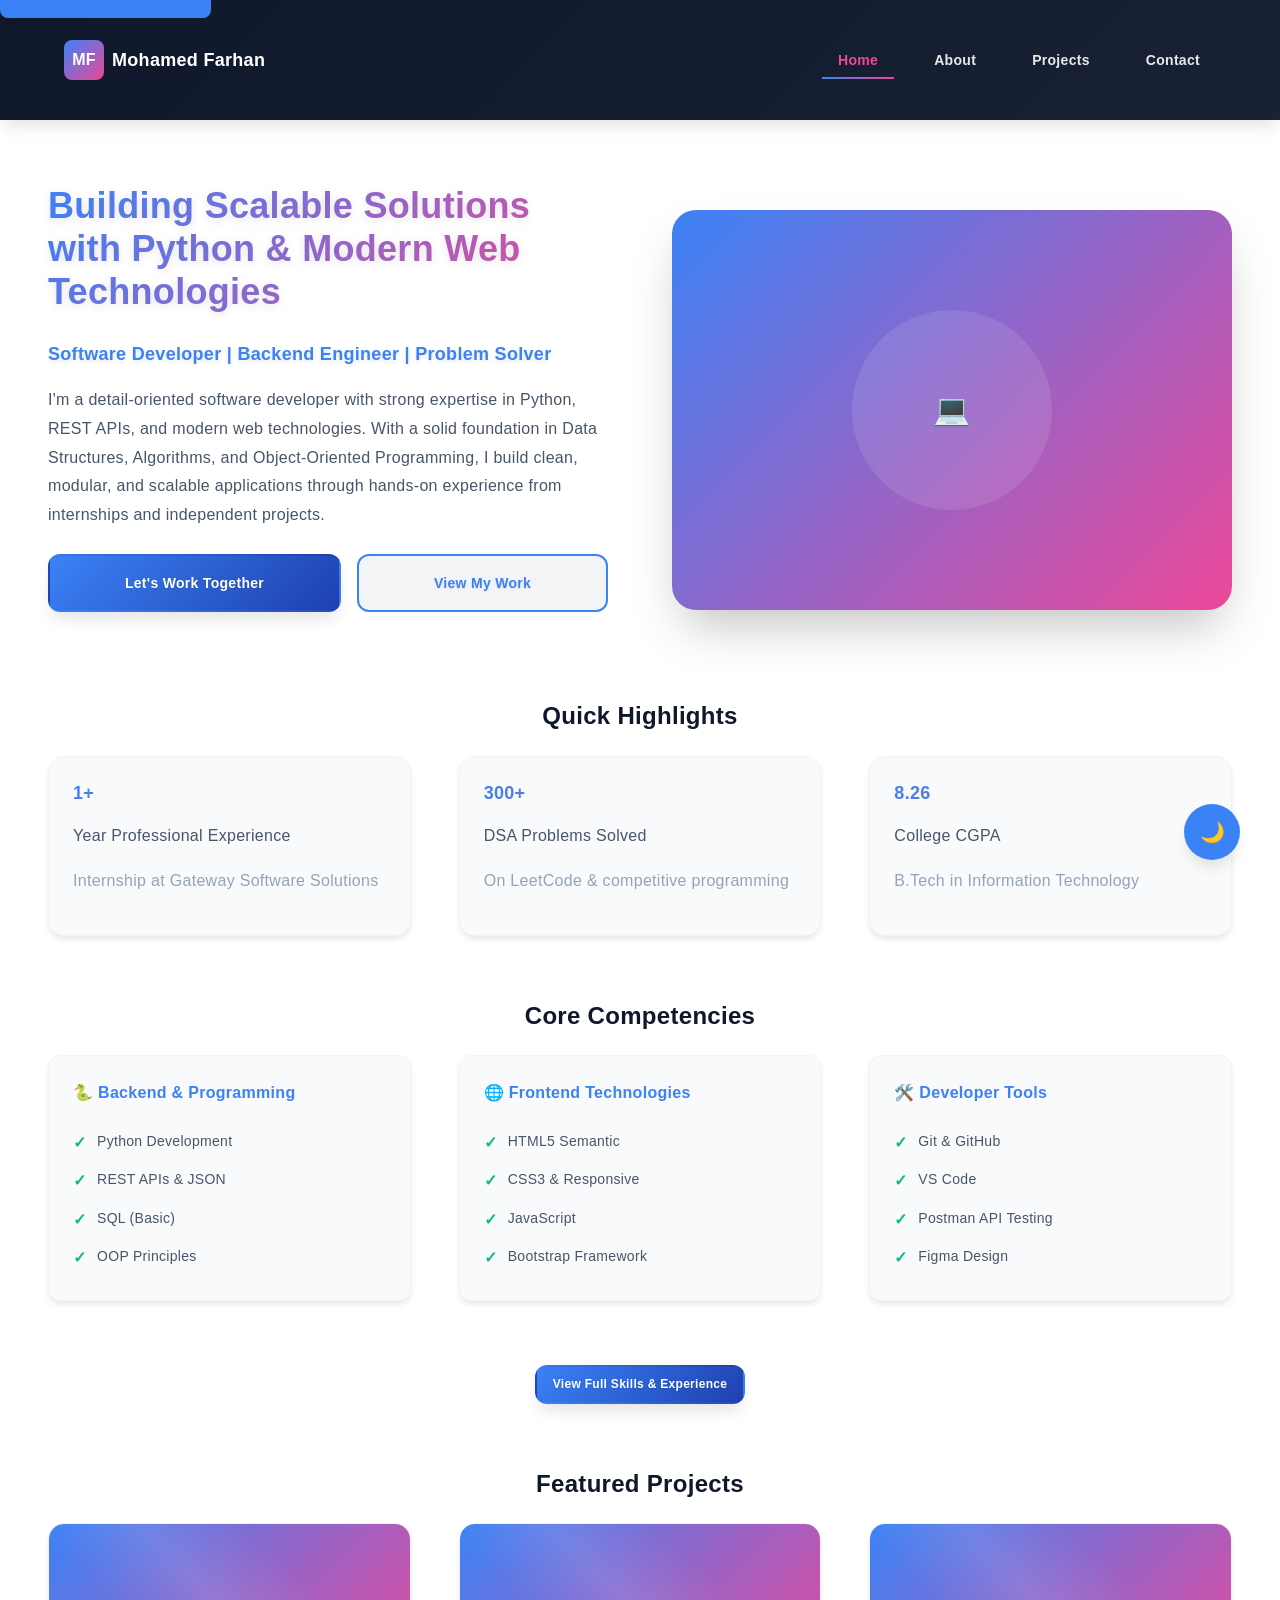
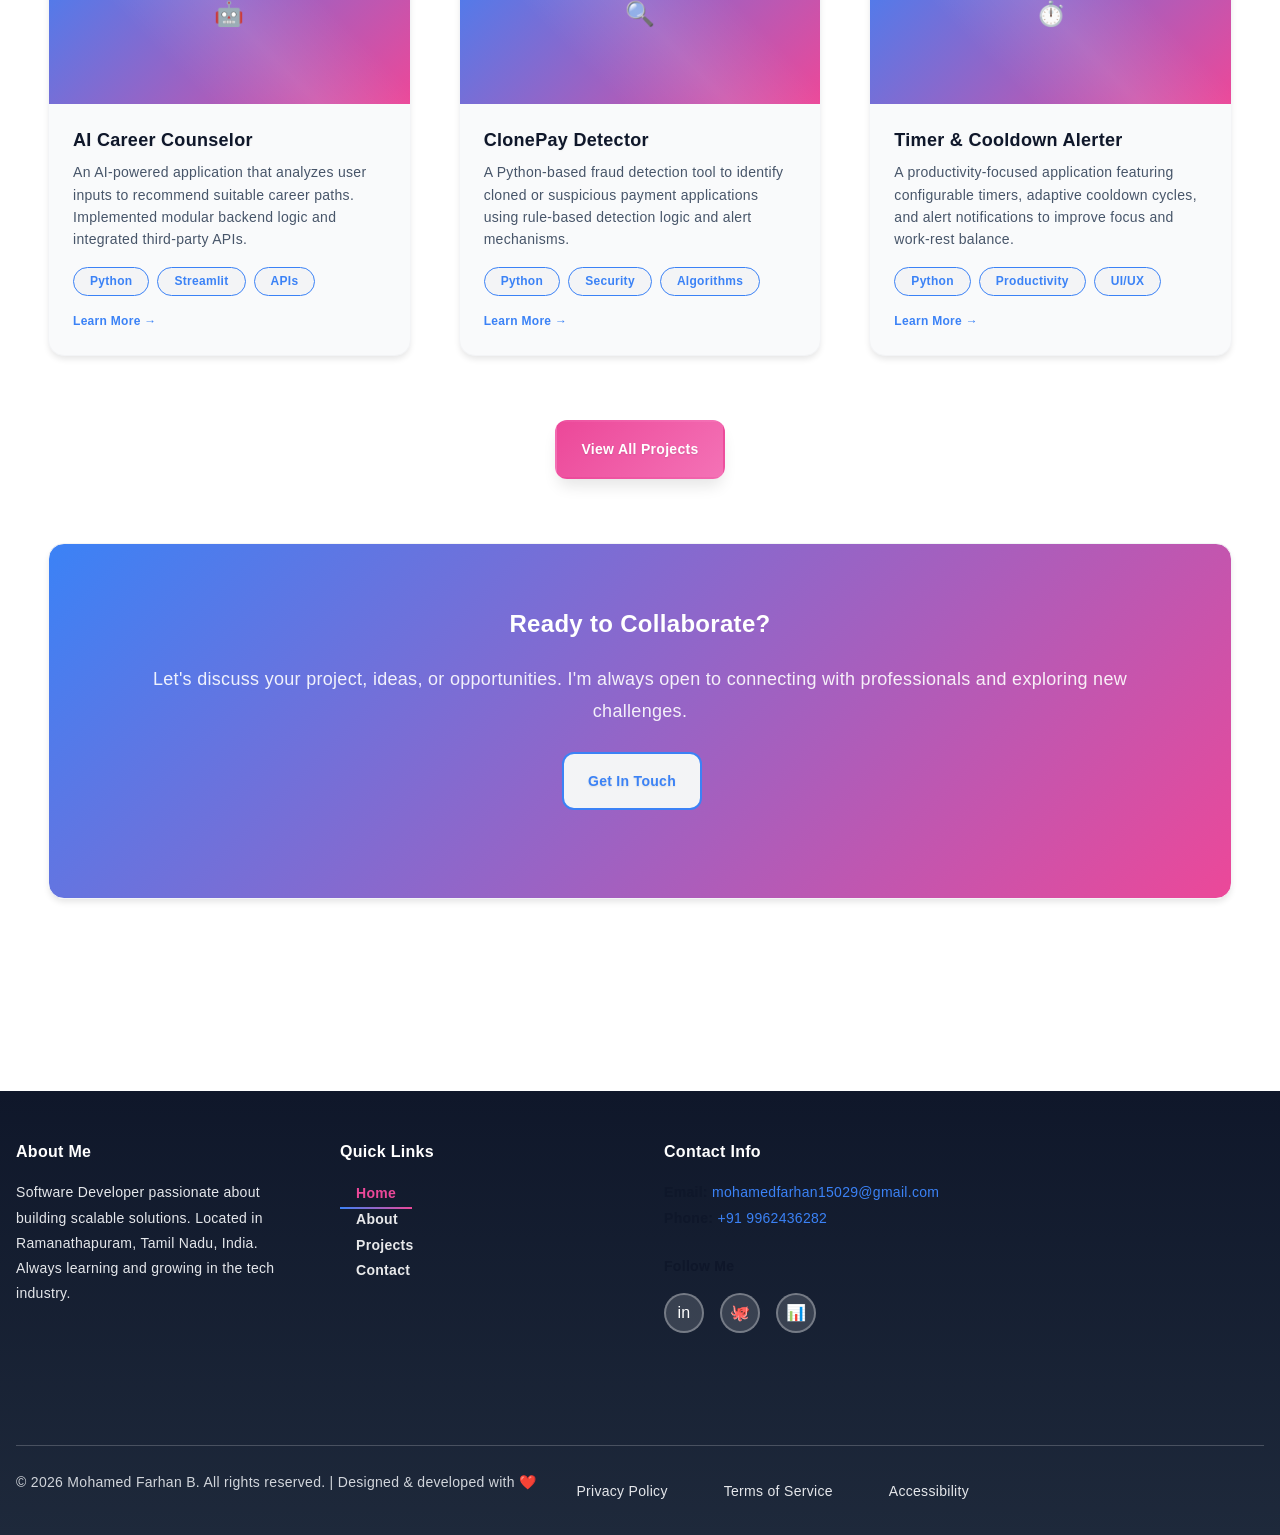
<file: index.html>
<!DOCTYPE html>
<html lang="en">
<head>
  <!-- Charset and Viewport -->
  <meta charset="UTF-8">
  <meta name="viewport" content="width=device-width, initial-scale=1.0">
  
  <!-- SEO Meta Tags -->
  <title>Mohamed Farhan B | Software Developer - Python Backend & Web Development</title>
  <meta name="description" content="Experienced Software Developer specializing in Python backend development, REST APIs, and web technologies. Explore my portfolio, projects, and professional experience.">
  <meta name="keywords" content="Software Developer, Python, Backend Development, REST APIs, Web Development, Java, JavaScript, Full Stack">
  <meta name="author" content="Mohamed Farhan B">
  <meta name="robots" content="index, follow">
  <meta name="language" content="English">
  
  <!-- Open Graph Tags (Social Media) -->
  <meta property="og:title" content="Mohamed Farhan B | Software Developer">
  <meta property="og:description" content="Experienced Software Developer specializing in Python backend, APIs, and web technologies. Explore my portfolio and projects.">
  <meta property="og:type" content="website">
  <meta property="og:url" content="https://mohamedfarhanb.com">
  <meta property="og:image" content="https://mohamedfarhanb.com/og-image.png">
  
  <!-- Twitter Card Tags -->
  <meta name="twitter:card" content="summary_large_image">
  <meta name="twitter:title" content="Mohamed Farhan B | Software Developer">
  <meta name="twitter:description" content="Experienced Software Developer - Python, Backend, Web Development">
  
  <!-- Canonical URL -->
  <link rel="canonical" href="https://mohamedfarhanb.com">
  
  <!-- Favicon -->
  <link rel="icon" type="image/x-icon" href="data:image/svg+xml,<svg xmlns='http://www.w3.org/2000/svg' viewBox='0 0 32 32'><rect fill='%233b82f6' width='32' height='32'/><text x='50%' y='50%' dominant-baseline='middle' text-anchor='middle' font-size='20' font-weight='bold' fill='white' font-family='Arial'>MF</text></svg>">
  
  <!-- Stylesheets -->
  <link rel="stylesheet" href="css/styles.css">
  
  <!-- Schema.org Structured Data -->
  <script type="application/ld+json">
  {
    "@context": "https://schema.org",
    "@type": "Person",
    "name": "Mohamed Farhan B",
    "jobTitle": "Software Developer",
    "url": "https://mohamedfarhanb.com",
    "image": "https://mohamedfarhanb.com/profile.jpg",
    "sameAs": [
      "https://linkedin.com/in/mohamed-farhanb",
      "https://github.com/FarhanMohamed2005",
      "https://leetcode.com/u/Farhan12121"
    ],
    "contact": {
      "@type": "ContactPoint",
      "contactType": "Customer Service",
      "email": "mohamedfarhan15029@gmail.com",
      "telephone": "+91 9962436282"
    }
  }
  </script>
</head>
<body>
  <!-- Skip to Main Content Link (Accessibility) -->
  <a href="#main-content" class="skip-link">Skip to main content</a>

  <!-- Header & Navigation -->
  <header role="banner">
    <div class="header-container">
      <!-- Logo -->
      <a href="index.html" class="logo" aria-label="Mohamed Farhan portfolio home">
        <div class="logo-icon">MF</div>
        <span>Mohamed Farhan</span>
      </a>

      <!-- Mobile Menu Button -->
      <button class="mobile-menu-btn" aria-label="Toggle navigation menu" aria-expanded="false">
        ☰
      </button>

      <!-- Navigation -->
      <nav role="navigation" aria-label="Main navigation">
        <a href="index.html" aria-current="page">Home</a>
        <a href="about.html">About</a>
        <a href="projects.html">Projects</a>
        <a href="contact.html">Contact</a>
      </nav>
    </div>
  </header>

  <!-- Main Content -->
  <main id="main-content" role="main">
    <!-- Hero Section -->
    <section class="hero" aria-labelledby="hero-title">
      <article class="hero-content">
        <h1 id="hero-title">Building Scalable Solutions with Python & Modern Web Technologies</h1>
        <p class="hero-subtitle">Software Developer | Backend Engineer | Problem Solver</p>
        <p class="hero-description">
          I'm a detail-oriented software developer with strong expertise in Python, REST APIs, and modern web technologies. 
          With a solid foundation in Data Structures, Algorithms, and Object-Oriented Programming, I build clean, modular, 
          and scalable applications through hands-on experience from internships and independent projects.
        </p>
        <div class="hero-cta">
          <a href="contact.html" class="btn btn-primary" aria-label="Get in touch with me">Let's Work Together</a>
          <a href="projects.html" class="btn btn-secondary" aria-label="View my portfolio projects">View My Work</a>
        </div>
      </article>

      <div class="hero-visual" aria-hidden="true">
        <div class="hero-visual-text">💻</div>
      </div>
    </section>

    <!-- Quick Stats Section -->
    <section class="quick-stats" aria-labelledby="stats-title">
      <h2 id="stats-title" class="text-center">Quick Highlights</h2>
      <div class="skills-grid">
        <div class="stat-card card">
          <h3 class="stat-number gradient-text">1+</h3>
          <p class="stat-label">Year Professional Experience</p>
          <p class="text-muted">Internship at Gateway Software Solutions</p>
        </div>
        <div class="stat-card card">
          <h3 class="stat-number gradient-text">300+</h3>
          <p class="stat-label">DSA Problems Solved</p>
          <p class="text-muted">On LeetCode & competitive programming</p>
        </div>
        <div class="stat-card card">
          <h3 class="stat-number gradient-text">8.26</h3>
          <p class="stat-label">College CGPA</p>
          <p class="text-muted">B.Tech in Information Technology</p>
        </div>
      </div>
    </section>

    <!-- Key Skills Preview Section -->
    <section class="skills-preview" aria-labelledby="skills-title">
      <h2 id="skills-title" class="text-center">Core Competencies</h2>
      <div class="skills-grid">
        <div class="skill-category card">
          <h4>🐍 Backend & Programming</h4>
          <ul class="skill-list">
            <li>Python Development</li>
            <li>REST APIs & JSON</li>
            <li>SQL (Basic)</li>
            <li>OOP Principles</li>
          </ul>
        </div>
        <div class="skill-category card">
          <h4>🌐 Frontend Technologies</h4>
          <ul class="skill-list">
            <li>HTML5 Semantic</li>
            <li>CSS3 & Responsive</li>
            <li>JavaScript</li>
            <li>Bootstrap Framework</li>
          </ul>
        </div>
        <div class="skill-category card">
          <h4>🛠️ Developer Tools</h4>
          <ul class="skill-list">
            <li>Git & GitHub</li>
            <li>VS Code</li>
            <li>Postman API Testing</li>
            <li>Figma Design</li>
          </ul>
        </div>
      </div>
      <div class="text-center mt">
        <a href="about.html" class="btn btn-primary btn-small">View Full Skills & Experience</a>
      </div>
    </section>

    <!-- Featured Projects Section -->
    <section class="featured-projects" aria-labelledby="projects-title">
      <h2 id="projects-title" class="text-center">Featured Projects</h2>
      <div class="projects-grid">
        <!-- Project 1 -->
        <article class="project-card">
          <div class="project-image" aria-hidden="true">🤖</div>
          <div class="project-body">
            <h3 class="project-title">AI Career Counselor</h3>
            <p class="project-description">
              An AI-powered application that analyzes user inputs to recommend suitable career paths. 
              Implemented modular backend logic and integrated third-party APIs.
            </p>
            <div class="project-tech">
              <span class="tag">Python</span>
              <span class="tag">Streamlit</span>
              <span class="tag">APIs</span>
            </div>
            <div class="project-footer">
              <a href="projects.html" class="project-link" aria-label="View AI Career Counselor project details">Learn More →</a>
            </div>
          </div>
        </article>

        <!-- Project 2 -->
        <article class="project-card">
          <div class="project-image" aria-hidden="true">🔍</div>
          <div class="project-body">
            <h3 class="project-title">ClonePay Detector</h3>
            <p class="project-description">
              A Python-based fraud detection tool to identify cloned or suspicious payment applications 
              using rule-based detection logic and alert mechanisms.
            </p>
            <div class="project-tech">
              <span class="tag">Python</span>
              <span class="tag">Security</span>
              <span class="tag">Algorithms</span>
            </div>
            <div class="project-footer">
              <a href="projects.html" class="project-link" aria-label="View ClonePay Detector project details">Learn More →</a>
            </div>
          </div>
        </article>

        <!-- Project 3 -->
        <article class="project-card">
          <div class="project-image" aria-hidden="true">⏱️</div>
          <div class="project-body">
            <h3 class="project-title">Timer & Cooldown Alerter</h3>
            <p class="project-description">
              A productivity-focused application featuring configurable timers, adaptive cooldown cycles, 
              and alert notifications to improve focus and work-rest balance.
            </p>
            <div class="project-tech">
              <span class="tag">Python</span>
              <span class="tag">Productivity</span>
              <span class="tag">UI/UX</span>
            </div>
            <div class="project-footer">
              <a href="projects.html" class="project-link" aria-label="View Timer & Cooldown Alerter project details">Learn More →</a>
            </div>
          </div>
        </article>
      </div>
      <div class="text-center mt">
        <a href="projects.html" class="btn btn-accent">View All Projects</a>
      </div>
    </section>

    <!-- Call-to-Action Section -->
    <section class="cta-section" aria-labelledby="cta-title">
      <div class="card" style="background: linear-gradient(135deg, var(--secondary) 0%, var(--accent) 100%); color: white; padding: var(--spacing-3xl); text-align: center;">
        <h2 id="cta-title" style="color: white;">Ready to Collaborate?</h2>
        <p style="color: rgba(255, 255, 255, 0.9); font-size: var(--font-size-lg);">
          Let's discuss your project, ideas, or opportunities. I'm always open to connecting with professionals and exploring new challenges.
        </p>
        <div class="hero-cta" style="justify-content: center; margin-top: var(--spacing-lg);">
          <a href="contact.html" class="btn btn-secondary">Get In Touch</a>
        </div>
      </div>
    </section>
  </main>

  <!-- Footer -->
  <footer role="contentinfo">
    <div class="footer-container">
      <div class="footer-content">
        <!-- About Footer -->
        <section class="footer-section">
          <h4>About Me</h4>
          <p>
            Software Developer passionate about building scalable solutions. Located in Ramanathapuram, Tamil Nadu, India. 
            Always learning and growing in the tech industry.
          </p>
        </section>

        <!-- Quick Links -->
        <section class="footer-section">
          <h4>Quick Links</h4>
          <nav aria-label="Footer navigation">
            <ul style="list-style: none;">
              <li><a href="index.html">Home</a></li>
              <li><a href="about.html">About</a></li>
              <li><a href="projects.html">Projects</a></li>
              <li><a href="contact.html">Contact</a></li>
            </ul>
          </nav>
        </section>

        <!-- Contact Info -->
        <section class="footer-section">
          <h4>Contact Info</h4>
          <p>
            <strong>Email:</strong> <a href="mailto:mohamedfarhan15029@gmail.com">mohamedfarhan15029@gmail.com</a><br>
            <strong>Phone:</strong> <a href="tel:+919962436282">+91 9962436282</a>
          </p>
          <h5 style="margin-top: var(--spacing-lg);">Follow Me</h5>
          <div class="social-links">
            <a href="https://linkedin.com/in/mohamed-farhanb" class="social-link" aria-label="LinkedIn profile" target="_blank" rel="noopener noreferrer">in</a>
            <a href="https://github.com/FarhanMohamed2005" class="social-link" aria-label="GitHub profile" target="_blank" rel="noopener noreferrer">🐙</a>
            <a href="https://leetcode.com/u/Farhan12121" class="social-link" aria-label="LeetCode profile" target="_blank" rel="noopener noreferrer">📊</a>
          </div>
        </section>
      </div>

      <!-- Footer Bottom -->
      <div class="footer-bottom">
        <p class="footer-credit">© 2026 Mohamed Farhan B. All rights reserved. | Designed & developed with ❤️</p>
        <nav class="footer-links" aria-label="Legal">
          <a href="#privacy">Privacy Policy</a>
          <a href="#terms">Terms of Service</a>
          <a href="#accessibility">Accessibility</a>
        </nav>
      </div>
    </div>
  </footer>

  <!-- Theme Toggle Button -->
  <button class="theme-toggle" aria-label="Switch to dark mode" title="Toggle dark/light mode">🌙</button>

  <!-- Scripts -->
  <script src="js/script.js"></script>
</body>
</html>
</file>
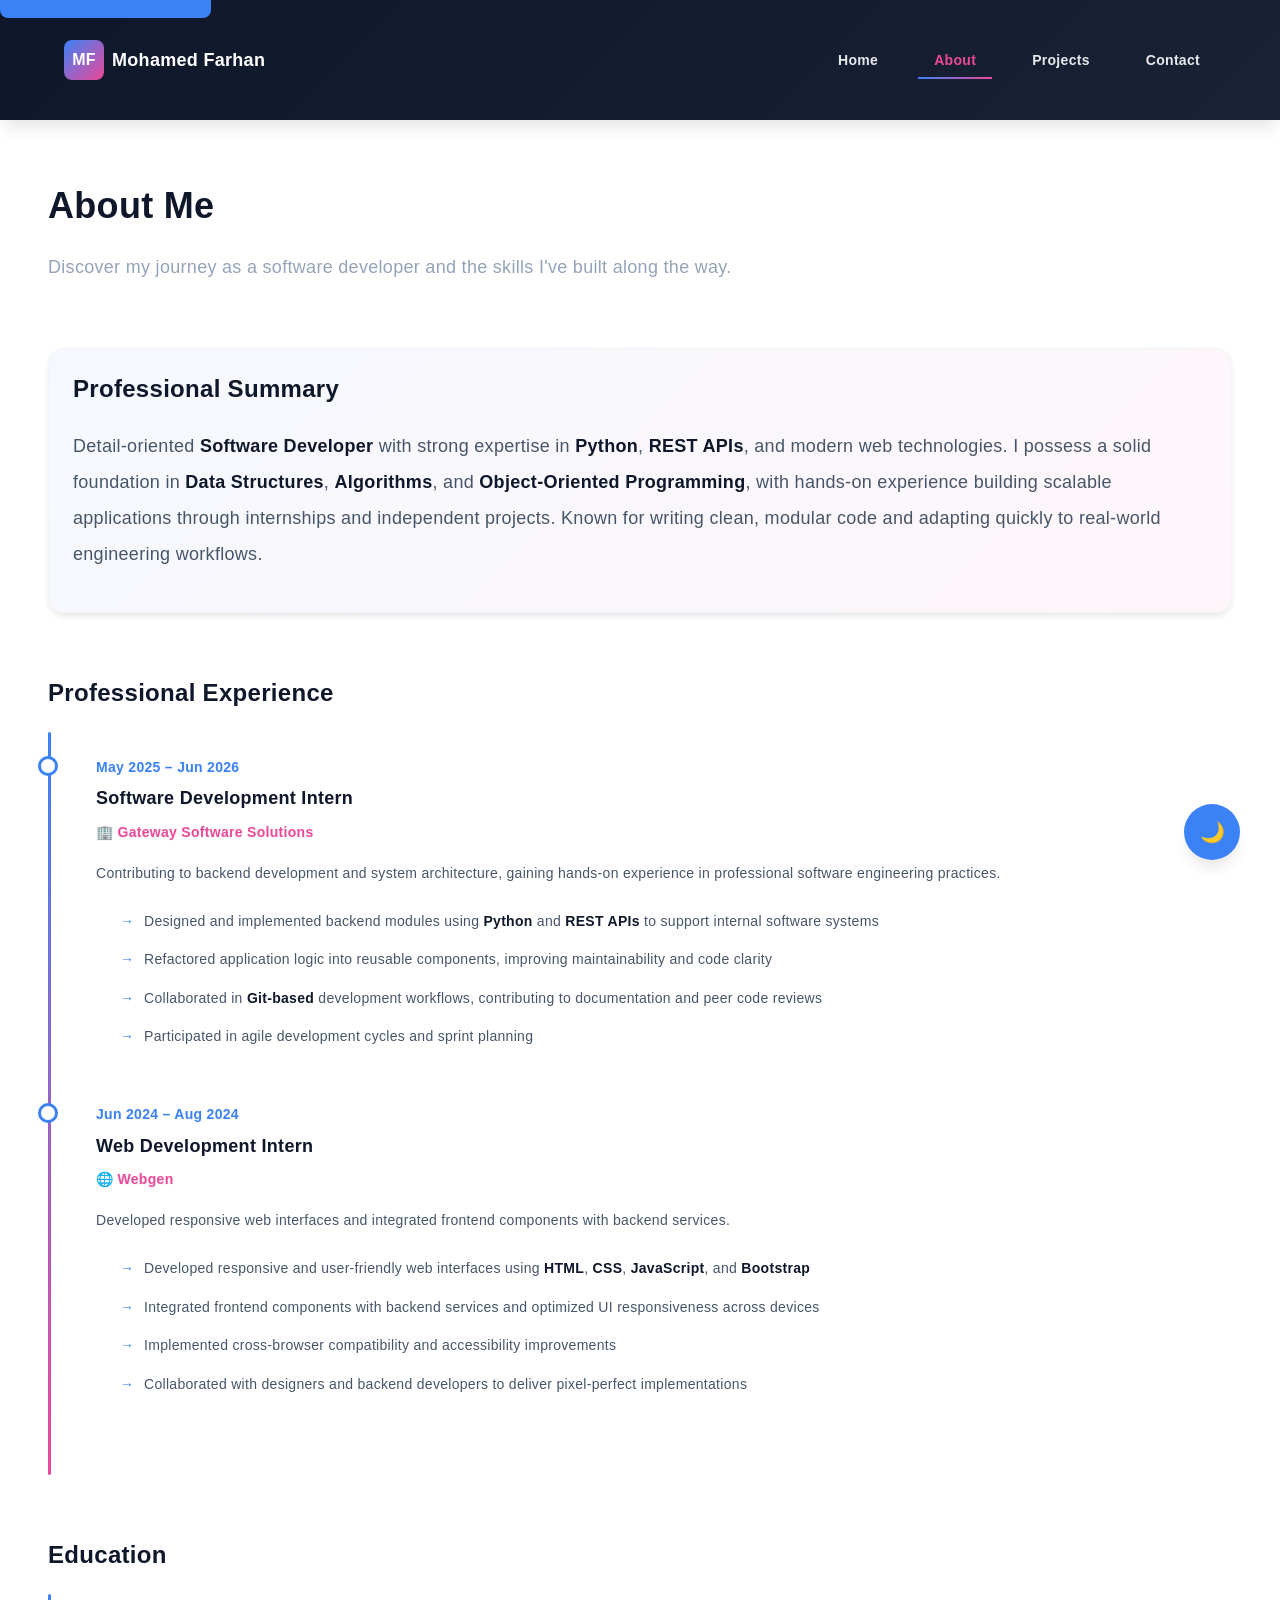
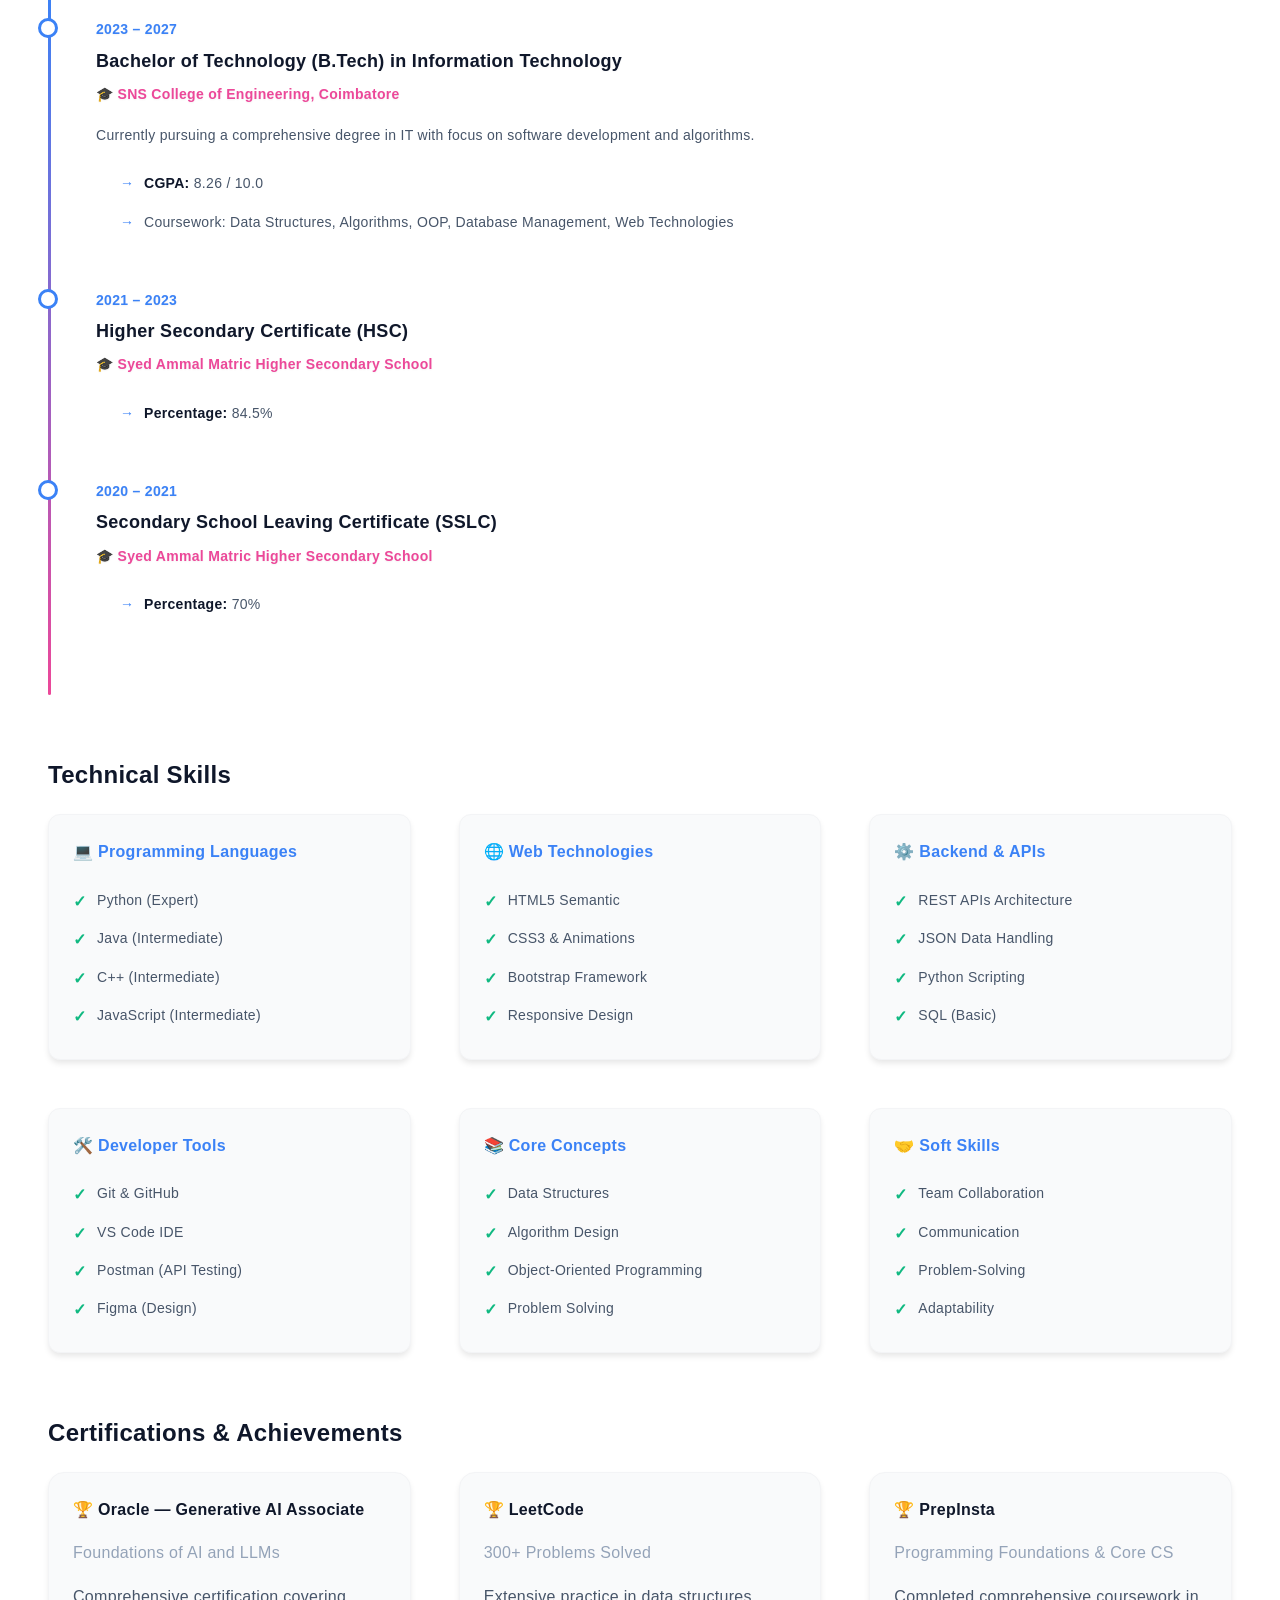
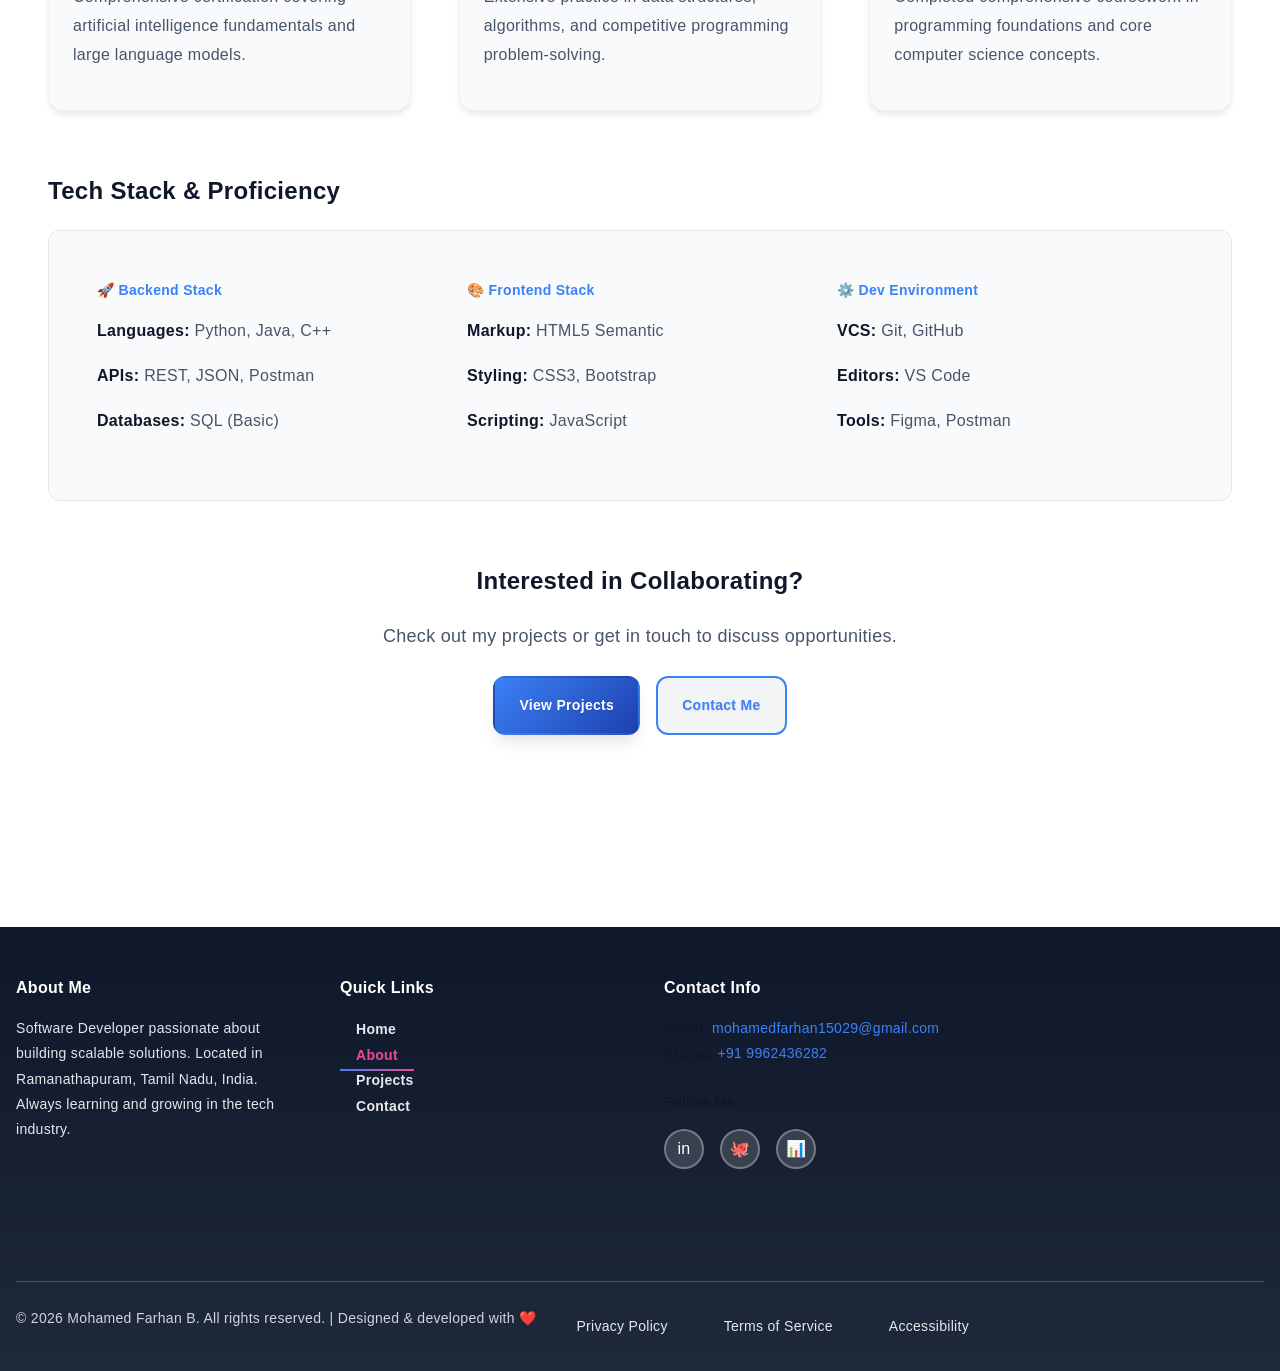
<file: about.html>
<!DOCTYPE html>
<html lang="en">
<head>
  <meta charset="UTF-8">
  <meta name="viewport" content="width=device-width, initial-scale=1.0">
  
  <!-- SEO Meta Tags -->
  <title>About Me | Mohamed Farhan B - Software Developer Experience & Skills</title>
  <meta name="description" content="Learn about Mohamed Farhan B's professional background, experience as a software developer, technical skills, education, and career journey.">
  <meta name="keywords" content="About Mohamed Farhan, Software Developer Experience, Python Backend Developer, Technical Skills">
  <meta name="author" content="Mohamed Farhan B">
  
  <!-- Open Graph -->
  <meta property="og:title" content="About Mohamed Farhan B | Software Developer">
  <meta property="og:description" content="Professional background and experience in software development, Python, backend engineering.">
  <meta property="og:url" content="https://mohamedfarhanb.com/about.html">
  
  <!-- Canonical URL -->
  <link rel="canonical" href="https://mohamedfarhanb.com/about.html">
  
  <!-- Favicon -->
  <link rel="icon" type="image/x-icon" href="data:image/svg+xml,<svg xmlns='http://www.w3.org/2000/svg' viewBox='0 0 32 32'><rect fill='%233b82f6' width='32' height='32'/><text x='50%' y='50%' dominant-baseline='middle' text-anchor='middle' font-size='20' font-weight='bold' fill='white' font-family='Arial'>MF</text></svg>">
  
  <!-- Stylesheets -->
  <link rel="stylesheet" href="css/styles.css">
</head>
<body>
  <!-- Skip Link -->
  <a href="#main-content" class="skip-link">Skip to main content</a>

  <!-- Header & Navigation -->
  <header role="banner">
    <div class="header-container">
      <a href="index.html" class="logo" aria-label="Mohamed Farhan portfolio home">
        <div class="logo-icon">MF</div>
        <span>Mohamed Farhan</span>
      </a>

      <button class="mobile-menu-btn" aria-label="Toggle navigation menu" aria-expanded="false">
        ☰
      </button>

      <nav role="navigation" aria-label="Main navigation">
        <a href="index.html">Home</a>
        <a href="about.html" aria-current="page">About</a>
        <a href="projects.html">Projects</a>
        <a href="contact.html">Contact</a>
      </nav>
    </div>
  </header>

  <!-- Main Content -->
  <main id="main-content" role="main">
    <!-- Page Header -->
    <section aria-labelledby="page-title">
      <h1 id="page-title">About Me</h1>
      <p class="text-muted" style="font-size: var(--font-size-lg); margin-bottom: var(--spacing-2xl);">
        Discover my journey as a software developer and the skills I've built along the way.
      </p>
    </section>

    <!-- Professional Summary -->
    <section class="card" style="background: linear-gradient(135deg, rgba(59, 130, 246, 0.05) 0%, rgba(236, 72, 153, 0.05) 100%); margin-bottom: var(--spacing-3xl);" aria-labelledby="summary-title">
      <h2 id="summary-title">Professional Summary</h2>
      <p style="font-size: var(--font-size-lg); line-height: 2;">
        Detail-oriented <strong>Software Developer</strong> with strong expertise in <strong>Python</strong>, <strong>REST APIs</strong>, and modern web technologies. 
        I possess a solid foundation in <strong>Data Structures</strong>, <strong>Algorithms</strong>, and <strong>Object-Oriented Programming</strong>, with hands-on experience 
        building scalable applications through internships and independent projects. Known for writing clean, modular code and adapting quickly to real-world engineering workflows.
      </p>
    </section>

    <!-- Experience Section -->
    <section aria-labelledby="experience-title">
      <h2 id="experience-title">Professional Experience</h2>
      <div class="experience-timeline">
        <!-- Current Role -->
        <article class="timeline-item">
          <div class="timeline-date">May 2025 – Jun 2026</div>
          <h3 class="timeline-title">Software Development Intern</h3>
          <p class="timeline-company">🏢 Gateway Software Solutions</p>
          <p class="timeline-description">
            Contributing to backend development and system architecture, gaining hands-on experience in professional software engineering practices.
          </p>
          <ul class="timeline-points">
            <li>Designed and implemented backend modules using <strong>Python</strong> and <strong>REST APIs</strong> to support internal software systems</li>
            <li>Refactored application logic into reusable components, improving maintainability and code clarity</li>
            <li>Collaborated in <strong>Git-based</strong> development workflows, contributing to documentation and peer code reviews</li>
            <li>Participated in agile development cycles and sprint planning</li>
          </ul>
        </article>

        <!-- Previous Role -->
        <article class="timeline-item">
          <div class="timeline-date">Jun 2024 – Aug 2024</div>
          <h3 class="timeline-title">Web Development Intern</h3>
          <p class="timeline-company">🌐 Webgen</p>
          <p class="timeline-description">
            Developed responsive web interfaces and integrated frontend components with backend services.
          </p>
          <ul class="timeline-points">
            <li>Developed responsive and user-friendly web interfaces using <strong>HTML</strong>, <strong>CSS</strong>, <strong>JavaScript</strong>, and <strong>Bootstrap</strong></li>
            <li>Integrated frontend components with backend services and optimized UI responsiveness across devices</li>
            <li>Implemented cross-browser compatibility and accessibility improvements</li>
            <li>Collaborated with designers and backend developers to deliver pixel-perfect implementations</li>
          </ul>
        </article>
      </div>
    </section>

    <!-- Education Section -->
    <section aria-labelledby="education-title" style="margin-top: var(--spacing-3xl);">
      <h2 id="education-title">Education</h2>
      <div class="experience-timeline">
        <!-- B.Tech -->
        <article class="timeline-item">
          <div class="timeline-date">2023 – 2027</div>
          <h3 class="timeline-title">Bachelor of Technology (B.Tech) in Information Technology</h3>
          <p class="timeline-company">🎓 SNS College of Engineering, Coimbatore</p>
          <p class="timeline-description">
            Currently pursuing a comprehensive degree in IT with focus on software development and algorithms.
          </p>
          <ul class="timeline-points">
            <li><strong>CGPA:</strong> 8.26 / 10.0</li>
            <li>Coursework: Data Structures, Algorithms, OOP, Database Management, Web Technologies</li>
          </ul>
        </article>

        <!-- HSC -->
        <article class="timeline-item">
          <div class="timeline-date">2021 – 2023</div>
          <h3 class="timeline-title">Higher Secondary Certificate (HSC)</h3>
          <p class="timeline-company">🎓 Syed Ammal Matric Higher Secondary School</p>
          <ul class="timeline-points">
            <li><strong>Percentage:</strong> 84.5%</li>
          </ul>
        </article>

        <!-- SSLC -->
        <article class="timeline-item">
          <div class="timeline-date">2020 – 2021</div>
          <h3 class="timeline-title">Secondary School Leaving Certificate (SSLC)</h3>
          <p class="timeline-company">🎓 Syed Ammal Matric Higher Secondary School</p>
          <ul class="timeline-points">
            <li><strong>Percentage:</strong> 70%</li>
          </ul>
        </article>
      </div>
    </section>

    <!-- Skills Section -->
    <section style="margin-top: var(--spacing-3xl);" aria-labelledby="skills-title">
      <h2 id="skills-title">Technical Skills</h2>
      <div class="skills-grid">
        <!-- Programming Languages -->
        <div class="skill-category card">
          <h4>💻 Programming Languages</h4>
          <ul class="skill-list">
            <li>Python (Expert)</li>
            <li>Java (Intermediate)</li>
            <li>C++ (Intermediate)</li>
            <li>JavaScript (Intermediate)</li>
          </ul>
        </div>

        <!-- Web Technologies -->
        <div class="skill-category card">
          <h4>🌐 Web Technologies</h4>
          <ul class="skill-list">
            <li>HTML5 Semantic</li>
            <li>CSS3 & Animations</li>
            <li>Bootstrap Framework</li>
            <li>Responsive Design</li>
          </ul>
        </div>

        <!-- Backend & APIs -->
        <div class="skill-category card">
          <h4>⚙️ Backend & APIs</h4>
          <ul class="skill-list">
            <li>REST APIs Architecture</li>
            <li>JSON Data Handling</li>
            <li>Python Scripting</li>
            <li>SQL (Basic)</li>
          </ul>
        </div>

        <!-- Developer Tools -->
        <div class="skill-category card">
          <h4>🛠️ Developer Tools</h4>
          <ul class="skill-list">
            <li>Git & GitHub</li>
            <li>VS Code IDE</li>
            <li>Postman (API Testing)</li>
            <li>Figma (Design)</li>
          </ul>
        </div>

        <!-- Core Concepts -->
        <div class="skill-category card">
          <h4>📚 Core Concepts</h4>
          <ul class="skill-list">
            <li>Data Structures</li>
            <li>Algorithm Design</li>
            <li>Object-Oriented Programming</li>
            <li>Problem Solving</li>
          </ul>
        </div>

        <!-- Soft Skills -->
        <div class="skill-category card">
          <h4>🤝 Soft Skills</h4>
          <ul class="skill-list">
            <li>Team Collaboration</li>
            <li>Communication</li>
            <li>Problem-Solving</li>
            <li>Adaptability</li>
          </ul>
        </div>
      </div>
    </section>

    <!-- Certifications Section -->
    <section style="margin-top: var(--spacing-3xl);" aria-labelledby="certifications-title">
      <h2 id="certifications-title">Certifications & Achievements</h2>
      <div class="skills-grid">
        <div class="card">
          <h4>🏆 Oracle — Generative AI Associate</h4>
          <p class="text-muted">Foundations of AI and LLMs</p>
          <p style="margin-top: var(--spacing-sm);">
            Comprehensive certification covering artificial intelligence fundamentals and large language models.
          </p>
        </div>
        <div class="card">
          <h4>🏆 LeetCode</h4>
          <p class="text-muted">300+ Problems Solved</p>
          <p style="margin-top: var(--spacing-sm);">
            Extensive practice in data structures, algorithms, and competitive programming problem-solving.
          </p>
        </div>
        <div class="card">
          <h4>🏆 PrepInsta</h4>
          <p class="text-muted">Programming Foundations & Core CS</p>
          <p style="margin-top: var(--spacing-sm);">
            Completed comprehensive coursework in programming foundations and core computer science concepts.
          </p>
        </div>
      </div>
    </section>

    <!-- Tech Stack Expertise -->
    <section style="margin-top: var(--spacing-3xl);" aria-labelledby="tech-stack-title">
      <h2 id="tech-stack-title">Tech Stack & Proficiency</h2>
      <div style="background: var(--gray-50); padding: var(--spacing-2xl); border-radius: var(--radius-lg); border: 1px solid var(--gray-200);">
        <div style="display: grid; grid-template-columns: repeat(auto-fit, minmax(250px, 1fr)); gap: var(--spacing-lg);">
          <div>
            <h5 style="color: var(--secondary); margin-bottom: var(--spacing-md);">🚀 Backend Stack</h5>
            <p><strong>Languages:</strong> Python, Java, C++</p>
            <p><strong>APIs:</strong> REST, JSON, Postman</p>
            <p><strong>Databases:</strong> SQL (Basic)</p>
          </div>
          <div>
            <h5 style="color: var(--secondary); margin-bottom: var(--spacing-md);">🎨 Frontend Stack</h5>
            <p><strong>Markup:</strong> HTML5 Semantic</p>
            <p><strong>Styling:</strong> CSS3, Bootstrap</p>
            <p><strong>Scripting:</strong> JavaScript</p>
          </div>
          <div>
            <h5 style="color: var(--secondary); margin-bottom: var(--spacing-md);">⚙️ Dev Environment</h5>
            <p><strong>VCS:</strong> Git, GitHub</p>
            <p><strong>Editors:</strong> VS Code</p>
            <p><strong>Tools:</strong> Figma, Postman</p>
          </div>
        </div>
      </div>
    </section>

    <!-- Call to Action -->
    <section style="margin-top: var(--spacing-3xl); text-align: center;" aria-labelledby="cta-about-title">
      <h2 id="cta-about-title">Interested in Collaborating?</h2>
      <p style="font-size: var(--font-size-lg); margin-bottom: var(--spacing-lg);">
        Check out my projects or get in touch to discuss opportunities.
      </p>
      <div class="hero-cta" style="justify-content: center;">
        <a href="projects.html" class="btn btn-primary">View Projects</a>
        <a href="contact.html" class="btn btn-secondary">Contact Me</a>
      </div>
    </section>
  </main>

  <!-- Footer -->
  <footer role="contentinfo">
    <div class="footer-container">
      <div class="footer-content">
        <section class="footer-section">
          <h4>About Me</h4>
          <p>
            Software Developer passionate about building scalable solutions. Located in Ramanathapuram, Tamil Nadu, India. 
            Always learning and growing in the tech industry.
          </p>
        </section>

        <section class="footer-section">
          <h4>Quick Links</h4>
          <nav aria-label="Footer navigation">
            <ul style="list-style: none;">
              <li><a href="index.html">Home</a></li>
              <li><a href="about.html">About</a></li>
              <li><a href="projects.html">Projects</a></li>
              <li><a href="contact.html">Contact</a></li>
            </ul>
          </nav>
        </section>

        <section class="footer-section">
          <h4>Contact Info</h4>
          <p>
            <strong>Email:</strong> <a href="mailto:mohamedfarhan15029@gmail.com">mohamedfarhan15029@gmail.com</a><br>
            <strong>Phone:</strong> <a href="tel:+919962436282">+91 9962436282</a>
          </p>
          <h5 style="margin-top: var(--spacing-lg);">Follow Me</h5>
          <div class="social-links">
            <a href="https://linkedin.com/in/mohamed-farhanb" class="social-link" aria-label="LinkedIn profile" target="_blank" rel="noopener noreferrer">in</a>
            <a href="https://github.com/FarhanMohamed2005" class="social-link" aria-label="GitHub profile" target="_blank" rel="noopener noreferrer">🐙</a>
            <a href="https://leetcode.com/u/Farhan12121" class="social-link" aria-label="LeetCode profile" target="_blank" rel="noopener noreferrer">📊</a>
          </div>
        </section>
      </div>

      <div class="footer-bottom">
        <p class="footer-credit">© 2026 Mohamed Farhan B. All rights reserved. | Designed & developed with ❤️</p>
        <nav class="footer-links" aria-label="Legal">
          <a href="#privacy">Privacy Policy</a>
          <a href="#terms">Terms of Service</a>
          <a href="#accessibility">Accessibility</a>
        </nav>
      </div>
    </div>
  </footer>

  <!-- Theme Toggle Button -->
  <button class="theme-toggle" aria-label="Switch to dark mode" title="Toggle dark/light mode">🌙</button>

  <script src="js/script.js"></script>
</body>
</html>
</html>
</file>
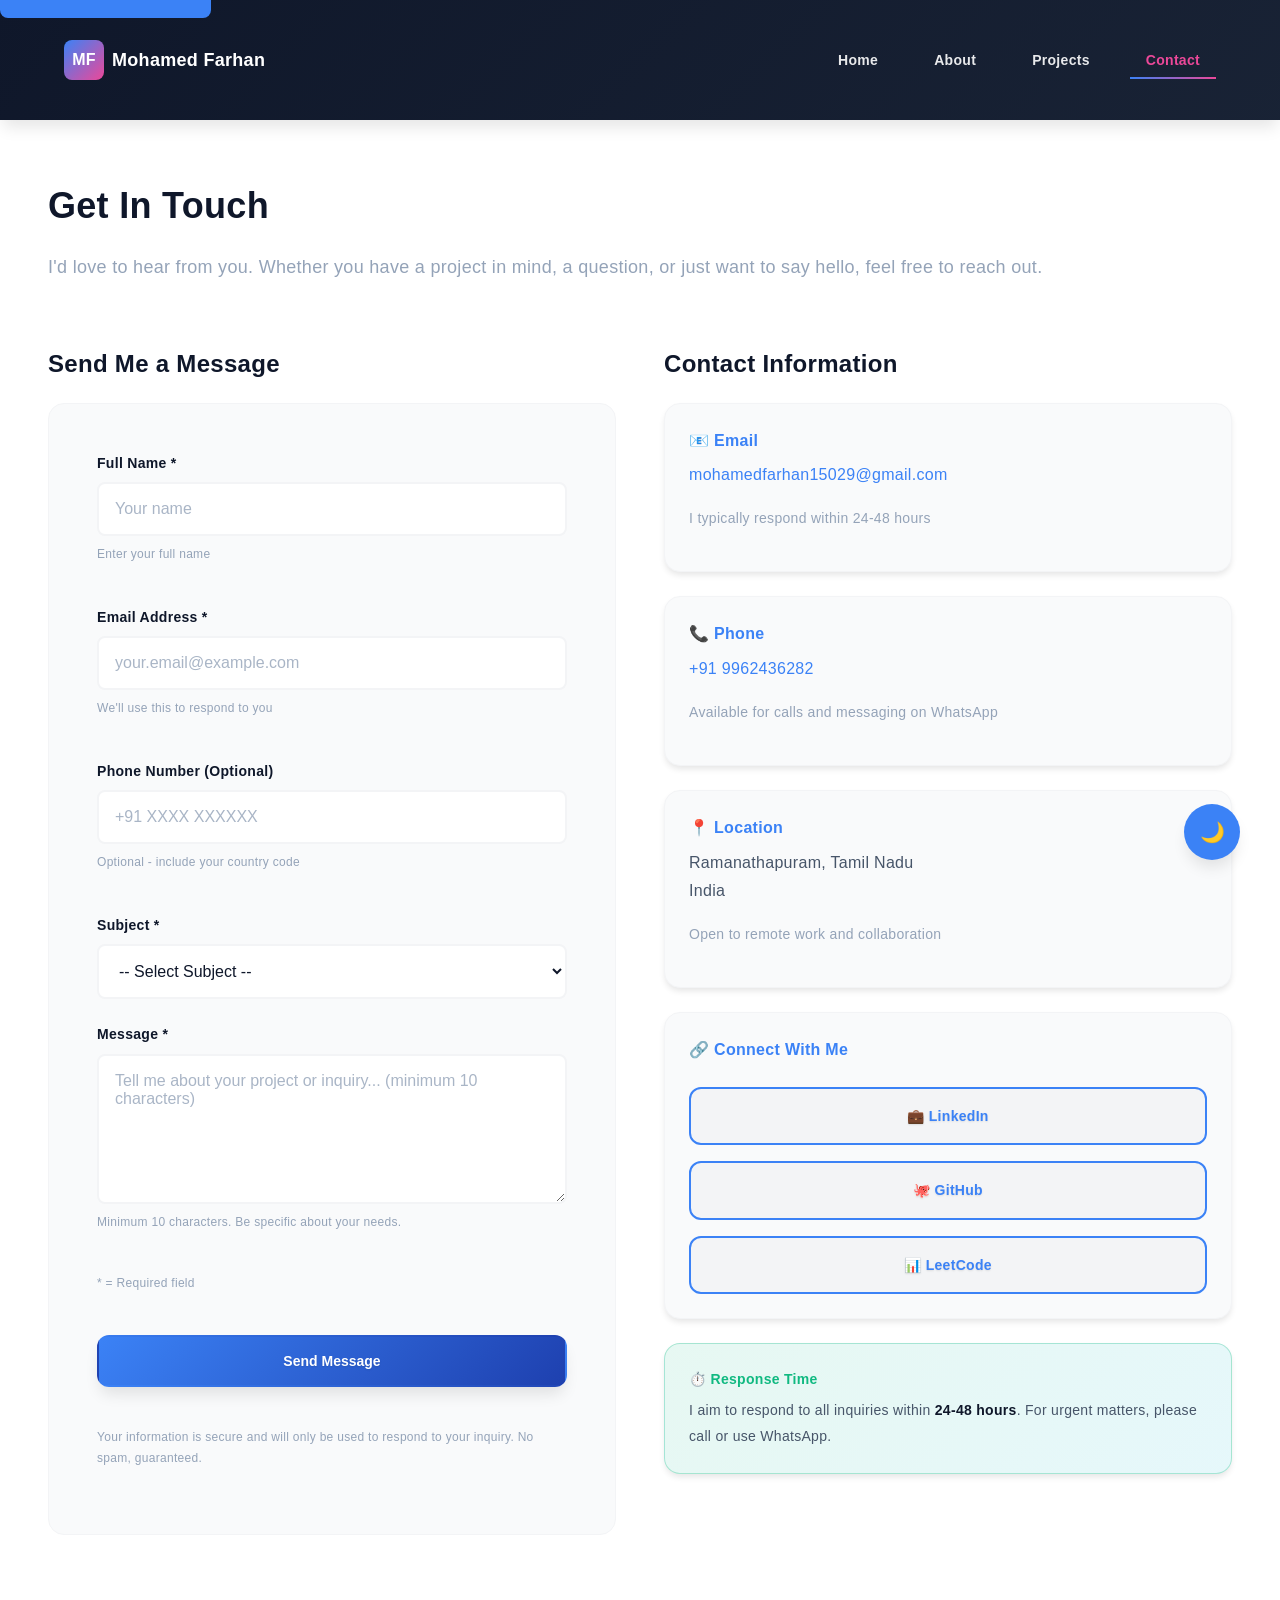
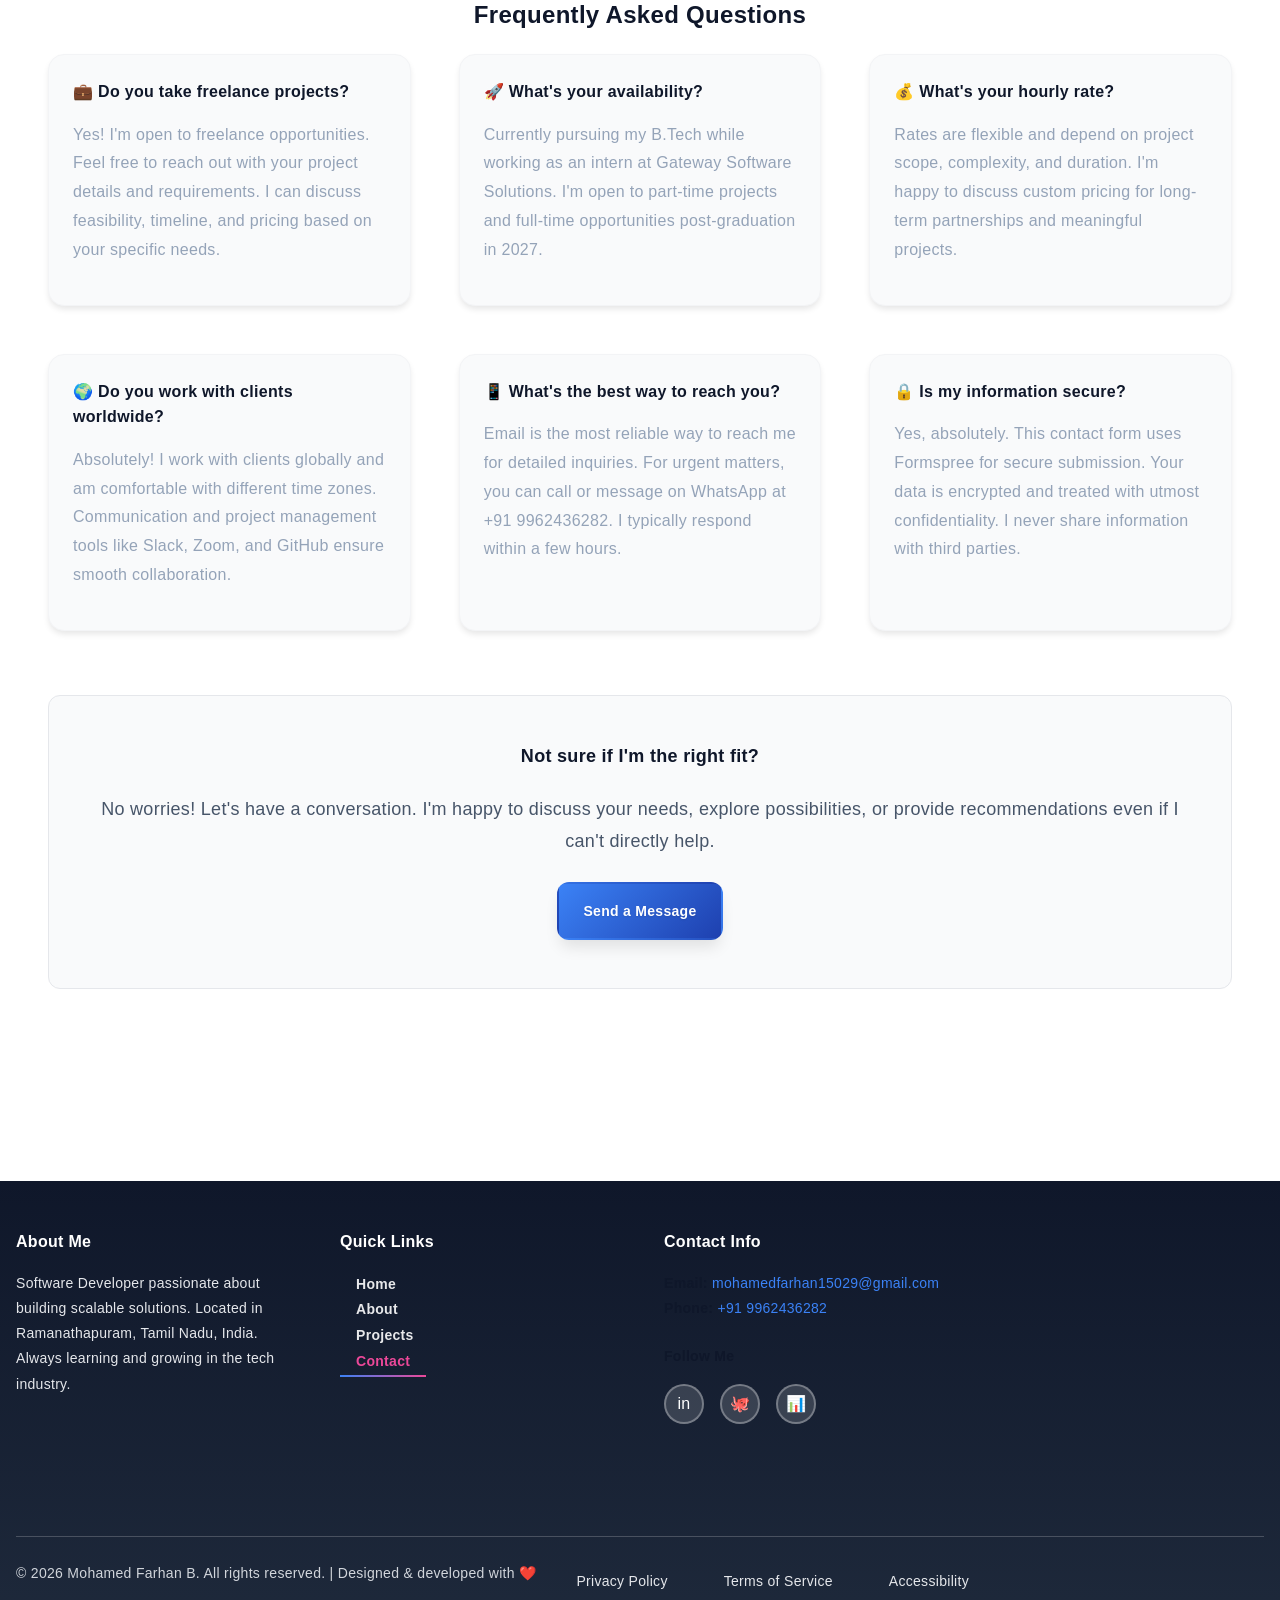
<file: contact.html>
<!DOCTYPE html>
<html lang="en">
<head>
  <meta charset="UTF-8">
  <meta name="viewport" content="width=device-width, initial-scale=1.0">
  
  <!-- SEO Meta Tags -->
  <title>Contact | Mohamed Farhan B - Get In Touch</title>
  <meta name="description" content="Contact Mohamed Farhan B. Reach out for collaboration, questions, or opportunities. Available via email, phone, or contact form.">
  <meta name="keywords" content="Contact, Get in touch, Mohamed Farhan, Email, Collaboration">
  <meta name="author" content="Mohamed Farhan B">
  
  <!-- Open Graph -->
  <meta property="og:title" content="Contact | Mohamed Farhan B">
  <meta property="og:description" content="Get in touch with Mohamed Farhan B for collaboration and opportunities.">
  <meta property="og:url" content="https://mohamedfarhanb.com/contact.html">
  
  <!-- Canonical URL -->
  <link rel="canonical" href="https://mohamedfarhanb.com/contact.html">
  
  <!-- Favicon -->
  <link rel="icon" type="image/x-icon" href="data:image/svg+xml,<svg xmlns='http://www.w3.org/2000/svg' viewBox='0 0 32 32'><rect fill='%233b82f6' width='32' height='32'/><text x='50%' y='50%' dominant-baseline='middle' text-anchor='middle' font-size='20' font-weight='bold' fill='white' font-family='Arial'>MF</text></svg>">
  
  <!-- Stylesheets -->
  <link rel="stylesheet" href="css/styles.css">
</head>
<body>
  <!-- Skip Link -->
  <a href="#main-content" class="skip-link">Skip to main content</a>

  <!-- Header & Navigation -->
  <header role="banner">
    <div class="header-container">
      <a href="index.html" class="logo" aria-label="Mohamed Farhan portfolio home">
        <div class="logo-icon">MF</div>
        <span>Mohamed Farhan</span>
      </a>

      <button class="mobile-menu-btn" aria-label="Toggle navigation menu" aria-expanded="false">
        ☰
      </button>

      <nav role="navigation" aria-label="Main navigation">
        <a href="index.html">Home</a>
        <a href="about.html">About</a>
        <a href="projects.html">Projects</a>
        <a href="contact.html" aria-current="page">Contact</a>
      </nav>
    </div>
  </header>

  <!-- Main Content -->
  <main id="main-content" role="main">
    <!-- Page Header -->
    <section aria-labelledby="page-title">
      <h1 id="page-title">Get In Touch</h1>
      <p class="text-muted" style="font-size: var(--font-size-lg); margin-bottom: var(--spacing-2xl);">
        I'd love to hear from you. Whether you have a project in mind, a question, or just want to say hello, feel free to reach out.
      </p>
    </section>

    <div style="display: grid; grid-template-columns: 1fr 1fr; gap: var(--spacing-2xl); margin-bottom: var(--spacing-3xl);">
      <!-- Contact Form -->
      <div>
        <h2 style="margin-bottom: var(--spacing-lg);">Send Me a Message</h2>
        <div class="form-success" role="status" aria-live="polite">
          ✓ Your message has been sent successfully! I'll get back to you soon.
        </div>
        <form id="contactForm" action="https://formspree.io/f/xvggzpqr" method="POST" novalidate aria-labelledby="form-title">
          <input type="hidden" name="_subject" value="New Portfolio Contact Form Submission">
          
          <!-- Name Field -->
          <div class="form-group">
            <label for="name">Full Name *</label>
            <input 
              type="text" 
              id="name" 
              name="name" 
              required 
              aria-label="Your full name"
              aria-required="true"
              placeholder="Your name"
            >
            <div class="form-error" role="alert"></div>
            <p class="form-hint">Enter your full name</p>
          </div>

          <!-- Email Field -->
          <div class="form-group">
            <label for="email">Email Address *</label>
            <input 
              type="email" 
              id="email" 
              name="email" 
              required 
              aria-label="Your email address"
              aria-required="true"
              placeholder="your.email@example.com"
            >
            <div class="form-error" role="alert"></div>
            <p class="form-hint">We'll use this to respond to you</p>
          </div>

          <!-- Phone Field -->
          <div class="form-group">
            <label for="phone">Phone Number (Optional)</label>
            <input 
              type="tel" 
              id="phone" 
              name="phone" 
              aria-label="Your phone number (optional)"
              placeholder="+91 XXXX XXXXXX"
            >
            <div class="form-error" role="alert"></div>
            <p class="form-hint">Optional - include your country code</p>
          </div>

          <!-- Subject Field -->
          <div class="form-group">
            <label for="subject">Subject *</label>
            <select 
              id="subject" 
              name="subject" 
              required 
              aria-label="Select subject"
              aria-required="true"
            >
              <option value="">-- Select Subject --</option>
              <option value="project-collaboration">Project Collaboration</option>
              <option value="freelance-work">Freelance Work</option>
              <option value="job-opportunity">Job Opportunity</option>
              <option value="general-inquiry">General Inquiry</option>
              <option value="feedback">Feedback</option>
              <option value="other">Other</option>
            </select>
            <div class="form-error" role="alert"></div>
          </div>

          <!-- Message Field -->
          <div class="form-group">
            <label for="message">Message *</label>
            <textarea 
              id="message" 
              name="message" 
              required 
              aria-label="Your message"
              aria-required="true"
              placeholder="Tell me about your project or inquiry... (minimum 10 characters)"
            ></textarea>
            <div class="form-error" role="alert"></div>
            <p class="form-hint">Minimum 10 characters. Be specific about your needs.</p>
          </div>

          <!-- Accessibility Note -->
          <p class="text-muted" style="font-size: var(--font-size-xs); margin-bottom: var(--spacing-md);">
            * = Required field
          </p>

          <!-- Submit Button -->
          <button 
            type="submit" 
            class="btn btn-primary" 
            style="width: 100%;"
            aria-label="Submit contact form"
          >
            Send Message
          </button>

          <!-- Form Help Text -->
          <p class="text-muted" style="font-size: var(--font-size-xs); margin-top: var(--spacing-md);">
            Your information is secure and will only be used to respond to your inquiry. No spam, guaranteed.
          </p>
        </form>
      </div>

      <!-- Contact Information -->
      <div>
        <h2 style="margin-bottom: var(--spacing-lg);">Contact Information</h2>
        
        <!-- Email -->
        <div class="card" style="margin-bottom: var(--spacing-lg);">
          <h4 style="color: var(--secondary); margin-bottom: var(--spacing-sm);">📧 Email</h4>
          <p>
            <a href="mailto:mohamedfarhan15029@gmail.com">mohamedfarhan15029@gmail.com</a>
          </p>
          <p class="text-muted" style="font-size: var(--font-size-sm);">
            I typically respond within 24-48 hours
          </p>
        </div>

        <!-- Phone -->
        <div class="card" style="margin-bottom: var(--spacing-lg);">
          <h4 style="color: var(--secondary); margin-bottom: var(--spacing-sm);">📞 Phone</h4>
          <p>
            <a href="tel:+919962436282">+91 9962436282</a>
          </p>
          <p class="text-muted" style="font-size: var(--font-size-sm);">
            Available for calls and messaging on WhatsApp
          </p>
        </div>

        <!-- Location -->
        <div class="card" style="margin-bottom: var(--spacing-lg);">
          <h4 style="color: var(--secondary); margin-bottom: var(--spacing-sm);">📍 Location</h4>
          <p>
            Ramanathapuram, Tamil Nadu<br>
            India
          </p>
          <p class="text-muted" style="font-size: var(--font-size-sm);">
            Open to remote work and collaboration
          </p>
        </div>

        <!-- Social Links -->
        <div class="card">
          <h4 style="color: var(--secondary); margin-bottom: var(--spacing-lg);">🔗 Connect With Me</h4>
          <div style="display: flex; flex-direction: column; gap: var(--spacing-md);">
            <a href="https://linkedin.com/in/mohamed-farhanb" target="_blank" rel="noopener noreferrer" class="btn btn-secondary" style="text-align: center; width: 100%;" aria-label="Visit LinkedIn profile">
              💼 LinkedIn
            </a>
            <a href="https://github.com/FarhanMohamed2005" target="_blank" rel="noopener noreferrer" class="btn btn-secondary" style="text-align: center; width: 100%;" aria-label="Visit GitHub profile">
              🐙 GitHub
            </a>
            <a href="https://leetcode.com/u/Farhan12121" target="_blank" rel="noopener noreferrer" class="btn btn-secondary" style="text-align: center; width: 100%;" aria-label="Visit LeetCode profile">
              📊 LeetCode
            </a>
          </div>
        </div>

        <!-- Response Time -->
        <div class="card" style="margin-top: var(--spacing-lg); background: linear-gradient(135deg, rgba(16, 185, 129, 0.1) 0%, rgba(6, 182, 212, 0.1) 100%); border: 1px solid rgba(16, 185, 129, 0.3);">
          <h5 style="color: var(--success); margin-bottom: var(--spacing-sm);">⏱️ Response Time</h5>
          <p style="font-size: var(--font-size-sm); margin: 0;">
            I aim to respond to all inquiries within <strong>24-48 hours</strong>. For urgent matters, please call or use WhatsApp.
          </p>
        </div>
      </div>
    </div>

    <!-- Frequently Asked Questions -->
    <section style="margin-top: var(--spacing-3xl);">
      <h2 class="text-center">Frequently Asked Questions</h2>
      <div class="skills-grid">
        <div class="card">
          <h4>💼 Do you take freelance projects?</h4>
          <p class="text-muted">
            Yes! I'm open to freelance opportunities. Feel free to reach out with your project details and requirements. 
            I can discuss feasibility, timeline, and pricing based on your specific needs.
          </p>
        </div>

        <div class="card">
          <h4>🚀 What's your availability?</h4>
          <p class="text-muted">
            Currently pursuing my B.Tech while working as an intern at Gateway Software Solutions. I'm open to part-time 
            projects and full-time opportunities post-graduation in 2027.
          </p>
        </div>

        <div class="card">
          <h4>💰 What's your hourly rate?</h4>
          <p class="text-muted">
            Rates are flexible and depend on project scope, complexity, and duration. I'm happy to discuss custom pricing 
            for long-term partnerships and meaningful projects.
          </p>
        </div>

        <div class="card">
          <h4>🌍 Do you work with clients worldwide?</h4>
          <p class="text-muted">
            Absolutely! I work with clients globally and am comfortable with different time zones. Communication and 
            project management tools like Slack, Zoom, and GitHub ensure smooth collaboration.
          </p>
        </div>

        <div class="card">
          <h4>📱 What's the best way to reach you?</h4>
          <p class="text-muted">
            Email is the most reliable way to reach me for detailed inquiries. For urgent matters, you can call or message 
            on WhatsApp at +91 9962436282. I typically respond within a few hours.
          </p>
        </div>

        <div class="card">
          <h4>🔒 Is my information secure?</h4>
          <p class="text-muted">
            Yes, absolutely. This contact form uses Formspree for secure submission. Your data is encrypted and treated 
            with utmost confidentiality. I never share information with third parties.
          </p>
        </div>
      </div>
    </section>

    <!-- Additional Information -->
    <section style="margin-top: var(--spacing-3xl); text-align: center; background: var(--gray-50); padding: var(--spacing-2xl); border-radius: var(--radius-lg); border: 1px solid var(--gray-200);">
      <h3>Not sure if I'm the right fit?</h3>
      <p style="font-size: var(--font-size-lg); margin: var(--spacing-lg) 0;">
        No worries! Let's have a conversation. I'm happy to discuss your needs, explore possibilities, 
        or provide recommendations even if I can't directly help.
      </p>
      <a href="#contactForm" class="btn btn-primary">Send a Message</a>
    </section>
  </main>

  <!-- Footer -->
  <footer role="contentinfo">
    <div class="footer-container">
      <div class="footer-content">
        <section class="footer-section">
          <h4>About Me</h4>
          <p>
            Software Developer passionate about building scalable solutions. Located in Ramanathapuram, Tamil Nadu, India. 
            Always learning and growing in the tech industry.
          </p>
        </section>

        <section class="footer-section">
          <h4>Quick Links</h4>
          <nav aria-label="Footer navigation">
            <ul style="list-style: none;">
              <li><a href="index.html">Home</a></li>
              <li><a href="about.html">About</a></li>
              <li><a href="projects.html">Projects</a></li>
              <li><a href="contact.html">Contact</a></li>
            </ul>
          </nav>
        </section>

        <section class="footer-section">
          <h4>Contact Info</h4>
          <p>
            <strong>Email:</strong> <a href="mailto:mohamedfarhan15029@gmail.com">mohamedfarhan15029@gmail.com</a><br>
            <strong>Phone:</strong> <a href="tel:+919962436282">+91 9962436282</a>
          </p>
          <h5 style="margin-top: var(--spacing-lg);">Follow Me</h5>
          <div class="social-links">
            <a href="https://linkedin.com/in/mohamed-farhanb" class="social-link" aria-label="LinkedIn profile" target="_blank" rel="noopener noreferrer">in</a>
            <a href="https://github.com/FarhanMohamed2005" class="social-link" aria-label="GitHub profile" target="_blank" rel="noopener noreferrer">🐙</a>
            <a href="https://leetcode.com/u/Farhan12121" class="social-link" aria-label="LeetCode profile" target="_blank" rel="noopener noreferrer">📊</a>
          </div>
        </section>
      </div>

      <div class="footer-bottom">
        <p class="footer-credit">© 2026 Mohamed Farhan B. All rights reserved. | Designed & developed with ❤️</p>
        <nav class="footer-links" aria-label="Legal">
          <a href="#privacy">Privacy Policy</a>
          <a href="#terms">Terms of Service</a>
          <a href="#accessibility">Accessibility</a>
        </nav>
      </div>
    </div>
  </footer>

  <!-- Theme Toggle Button -->
  <button class="theme-toggle" aria-label="Switch to dark mode" title="Toggle dark/light mode">🌙</button>

  <script src="js/script.js"></script>
</body>
</html>
</html>
</file>
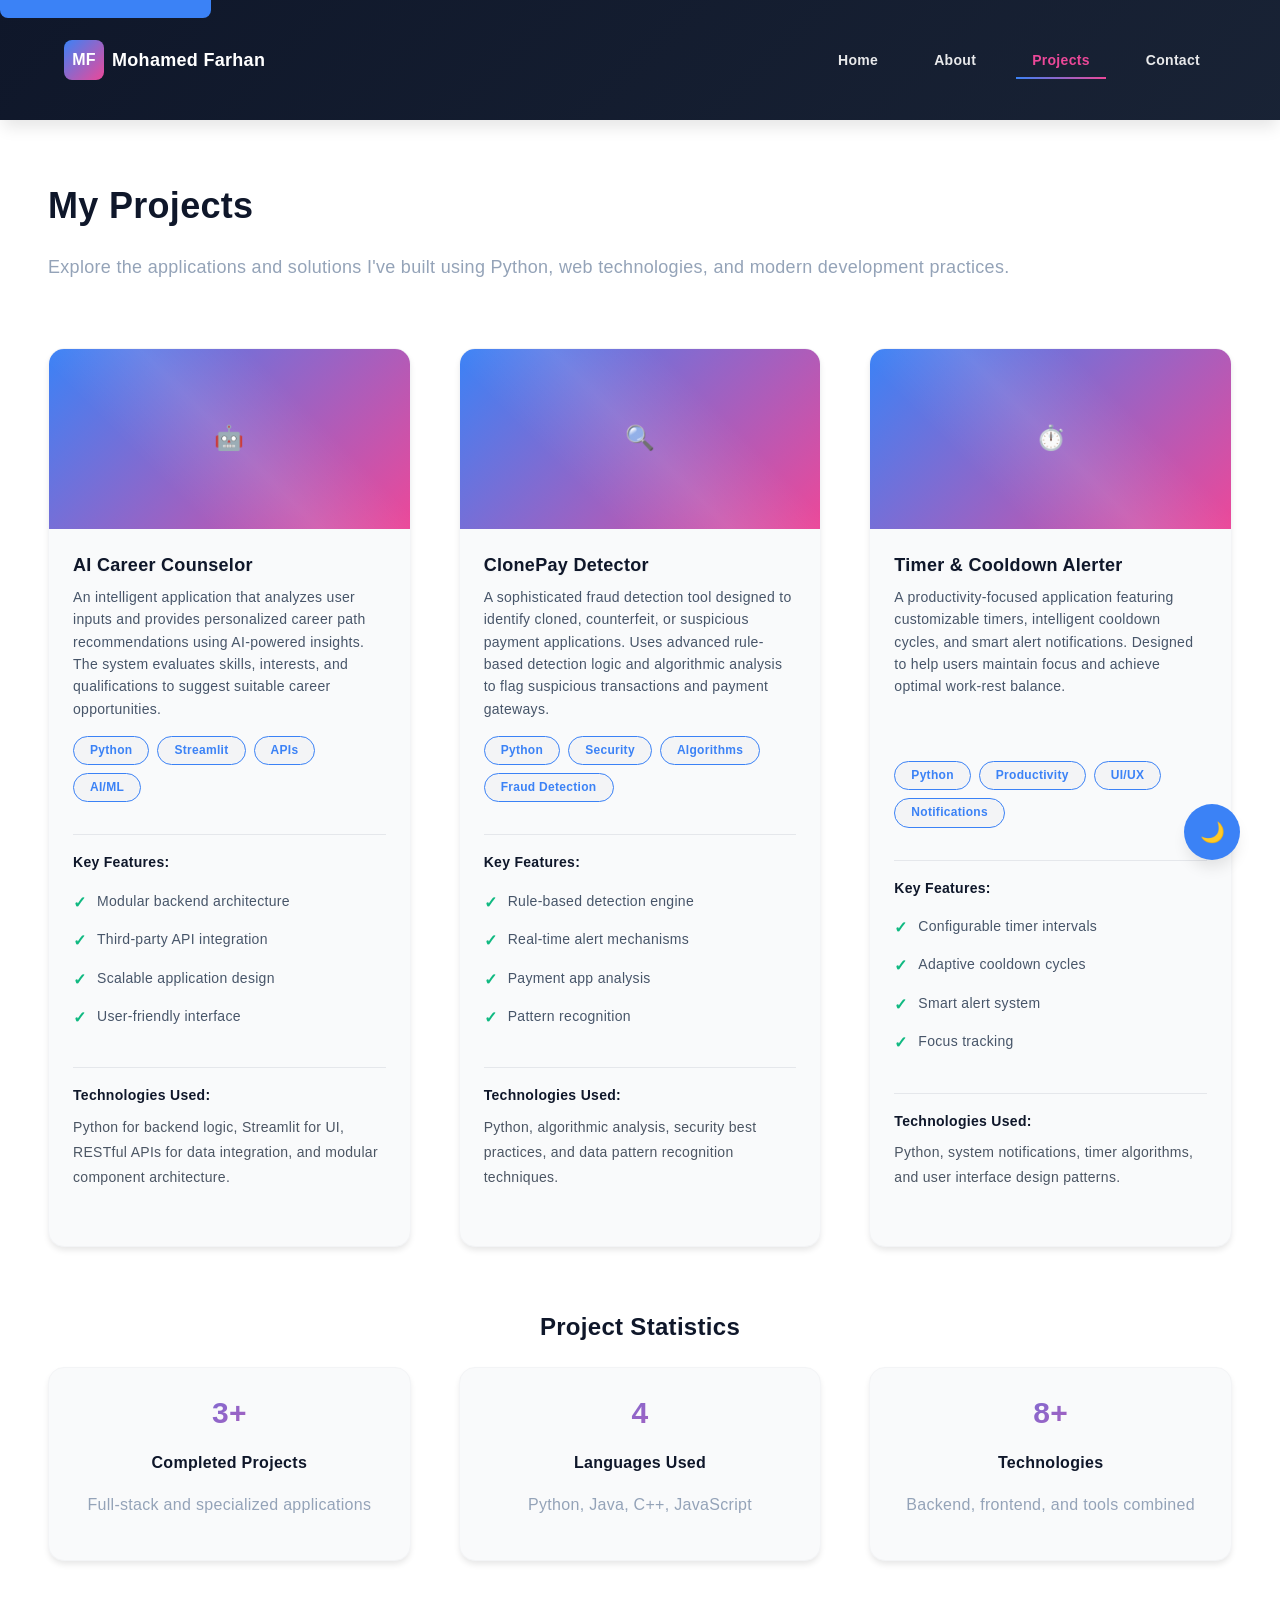
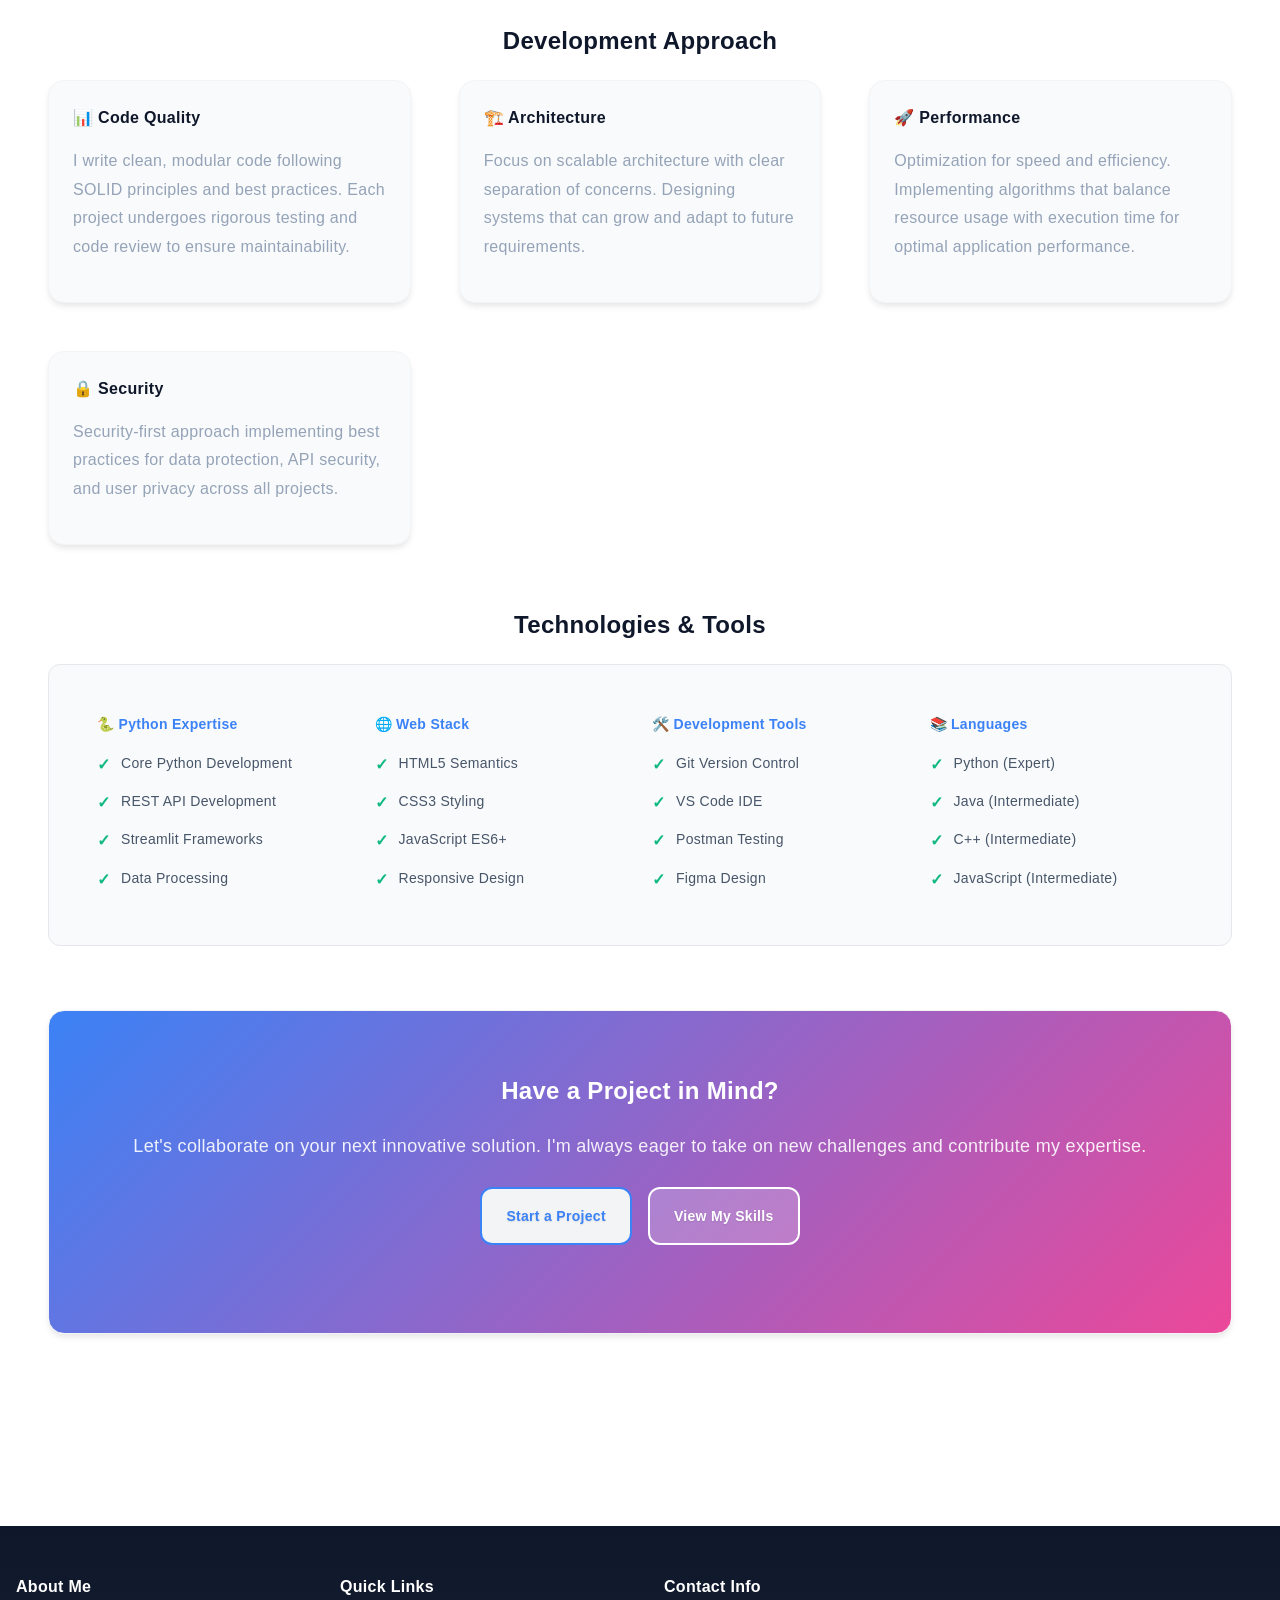
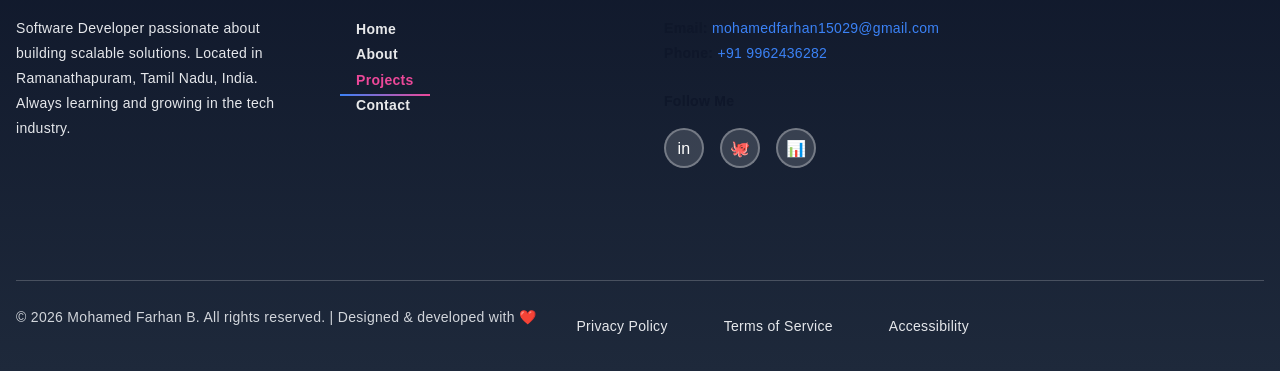
<file: projects.html>
<!DOCTYPE html>
<html lang="en">
<head>
  <meta charset="UTF-8">
  <meta name="viewport" content="width=device-width, initial-scale=1.0">
  
  <!-- SEO Meta Tags -->
  <title>Projects | Mohamed Farhan B - Portfolio & Showcase</title>
  <meta name="description" content="Explore Mohamed Farhan B's portfolio projects including AI Career Counselor, ClonePay Detector, Timer & Cooldown Alerter, and more.">
  <meta name="keywords" content="Projects, Portfolio, Python Projects, Web Development, AI, Fraud Detection">
  <meta name="author" content="Mohamed Farhan B">
  
  <!-- Open Graph -->
  <meta property="og:title" content="Projects | Mohamed Farhan B">
  <meta property="og:description" content="View my portfolio projects built with Python, web technologies, and modern development practices.">
  <meta property="og:url" content="https://mohamedfarhanb.com/projects.html">
  
  <!-- Canonical URL -->
  <link rel="canonical" href="https://mohamedfarhanb.com/projects.html">
  
  <!-- Favicon -->
  <link rel="icon" type="image/x-icon" href="data:image/svg+xml,<svg xmlns='http://www.w3.org/2000/svg' viewBox='0 0 32 32'><rect fill='%233b82f6' width='32' height='32'/><text x='50%' y='50%' dominant-baseline='middle' text-anchor='middle' font-size='20' font-weight='bold' fill='white' font-family='Arial'>MF</text></svg>">
  
  <!-- Stylesheets -->
  <link rel="stylesheet" href="css/styles.css">
</head>
<body>
  <!-- Skip Link -->
  <a href="#main-content" class="skip-link">Skip to main content</a>

  <!-- Header & Navigation -->
  <header role="banner">
    <div class="header-container">
      <a href="index.html" class="logo" aria-label="Mohamed Farhan portfolio home">
        <div class="logo-icon">MF</div>
        <span>Mohamed Farhan</span>
      </a>

      <button class="mobile-menu-btn" aria-label="Toggle navigation menu" aria-expanded="false">
        ☰
      </button>

      <nav role="navigation" aria-label="Main navigation">
        <a href="index.html">Home</a>
        <a href="about.html">About</a>
        <a href="projects.html" aria-current="page">Projects</a>
        <a href="contact.html">Contact</a>
      </nav>
    </div>
  </header>

  <!-- Main Content -->
  <main id="main-content" role="main">
    <!-- Page Header -->
    <section aria-labelledby="page-title">
      <h1 id="page-title">My Projects</h1>
      <p class="text-muted" style="font-size: var(--font-size-lg); margin-bottom: var(--spacing-2xl);">
        Explore the applications and solutions I've built using Python, web technologies, and modern development practices.
      </p>
    </section>

    <!-- Projects Grid -->
    <div class="projects-grid" style="margin-bottom: var(--spacing-3xl);">
      <!-- Project 1: AI Career Counselor -->
      <article class="project-card">
        <div class="project-image" aria-hidden="true">🤖</div>
        <div class="project-body">
          <h3 class="project-title">AI Career Counselor</h3>
          <p class="project-description">
            An intelligent application that analyzes user inputs and provides personalized career path recommendations 
            using AI-powered insights. The system evaluates skills, interests, and qualifications to suggest suitable career opportunities.
          </p>
          <div class="project-tech">
            <span class="tag">Python</span>
            <span class="tag">Streamlit</span>
            <span class="tag">APIs</span>
            <span class="tag">AI/ML</span>
          </div>
          
          <div style="margin: var(--spacing-md) 0; padding-top: var(--spacing-md); border-top: 1px solid var(--gray-200);">
            <h5 style="margin-bottom: var(--spacing-sm);">Key Features:</h5>
            <ul class="skill-list">
              <li>Modular backend architecture</li>
              <li>Third-party API integration</li>
              <li>Scalable application design</li>
              <li>User-friendly interface</li>
            </ul>
          </div>

          <div style="margin: var(--spacing-md) 0; padding-top: var(--spacing-md); border-top: 1px solid var(--gray-200);">
            <h5 style="margin-bottom: var(--spacing-sm);">Technologies Used:</h5>
            <p style="color: var(--gray-600); font-size: var(--font-size-sm);">
              Python for backend logic, Streamlit for UI, RESTful APIs for data integration, and modular component architecture.
            </p>
          </div>
        </div>
      </article>

      <!-- Project 2: ClonePay Detector -->
      <article class="project-card">
        <div class="project-image" aria-hidden="true">🔍</div>
        <div class="project-body">
          <h3 class="project-title">ClonePay Detector</h3>
          <p class="project-description">
            A sophisticated fraud detection tool designed to identify cloned, counterfeit, or suspicious payment applications. 
            Uses advanced rule-based detection logic and algorithmic analysis to flag suspicious transactions and payment gateways.
          </p>
          <div class="project-tech">
            <span class="tag">Python</span>
            <span class="tag">Security</span>
            <span class="tag">Algorithms</span>
            <span class="tag">Fraud Detection</span>
          </div>

          <div style="margin: var(--spacing-md) 0; padding-top: var(--spacing-md); border-top: 1px solid var(--gray-200);">
            <h5 style="margin-bottom: var(--spacing-sm);">Key Features:</h5>
            <ul class="skill-list">
              <li>Rule-based detection engine</li>
              <li>Real-time alert mechanisms</li>
              <li>Payment app analysis</li>
              <li>Pattern recognition</li>
            </ul>
          </div>

          <div style="margin: var(--spacing-md) 0; padding-top: var(--spacing-md); border-top: 1px solid var(--gray-200);">
            <h5 style="margin-bottom: var(--spacing-sm);">Technologies Used:</h5>
            <p style="color: var(--gray-600); font-size: var(--font-size-sm);">
              Python, algorithmic analysis, security best practices, and data pattern recognition techniques.
            </p>
          </div>
        </div>
      </article>

      <!-- Project 3: Timer & Cooldown Alerter -->
      <article class="project-card">
        <div class="project-image" aria-hidden="true">⏱️</div>
        <div class="project-body">
          <h3 class="project-title">Timer & Cooldown Alerter</h3>
          <p class="project-description">
            A productivity-focused application featuring customizable timers, intelligent cooldown cycles, 
            and smart alert notifications. Designed to help users maintain focus and achieve optimal work-rest balance.
          </p>
          <div class="project-tech">
            <span class="tag">Python</span>
            <span class="tag">Productivity</span>
            <span class="tag">UI/UX</span>
            <span class="tag">Notifications</span>
          </div>

          <div style="margin: var(--spacing-md) 0; padding-top: var(--spacing-md); border-top: 1px solid var(--gray-200);">
            <h5 style="margin-bottom: var(--spacing-sm);">Key Features:</h5>
            <ul class="skill-list">
              <li>Configurable timer intervals</li>
              <li>Adaptive cooldown cycles</li>
              <li>Smart alert system</li>
              <li>Focus tracking</li>
            </ul>
          </div>

          <div style="margin: var(--spacing-md) 0; padding-top: var(--spacing-md); border-top: 1px solid var(--gray-200);">
            <h5 style="margin-bottom: var(--spacing-sm);">Technologies Used:</h5>
            <p style="color: var(--gray-600); font-size: var(--font-size-sm);">
              Python, system notifications, timer algorithms, and user interface design patterns.
            </p>
          </div>
        </div>
      </article>
    </div>

    <!-- Project Statistics -->
    <section style="margin-bottom: var(--spacing-3xl);">
      <h2 class="text-center">Project Statistics</h2>
      <div class="skills-grid">
        <div class="card text-center">
          <h3 class="gradient-text" style="font-size: var(--font-size-3xl); margin-bottom: var(--spacing-md);">3+</h3>
          <h4>Completed Projects</h4>
          <p class="text-muted">Full-stack and specialized applications</p>
        </div>
        <div class="card text-center">
          <h3 class="gradient-text" style="font-size: var(--font-size-3xl); margin-bottom: var(--spacing-md);">4</h3>
          <h4>Languages Used</h4>
          <p class="text-muted">Python, Java, C++, JavaScript</p>
        </div>
        <div class="card text-center">
          <h3 class="gradient-text" style="font-size: var(--font-size-3xl); margin-bottom: var(--spacing-md);">8+</h3>
          <h4>Technologies</h4>
          <p class="text-muted">Backend, frontend, and tools combined</p>
        </div>
      </div>
    </section>

    <!-- Technical Approaches Section -->
    <section style="margin-bottom: var(--spacing-3xl);">
      <h2 class="text-center">Development Approach</h2>
      <div class="skills-grid">
        <div class="card">
          <h4>📊 Code Quality</h4>
          <p class="text-muted">
            I write clean, modular code following SOLID principles and best practices. 
            Each project undergoes rigorous testing and code review to ensure maintainability.
          </p>
        </div>
        <div class="card">
          <h4>🏗️ Architecture</h4>
          <p class="text-muted">
            Focus on scalable architecture with clear separation of concerns. 
            Designing systems that can grow and adapt to future requirements.
          </p>
        </div>
        <div class="card">
          <h4>🚀 Performance</h4>
          <p class="text-muted">
            Optimization for speed and efficiency. Implementing algorithms that balance 
            resource usage with execution time for optimal application performance.
          </p>
        </div>
        <div class="card">
          <h4>🔒 Security</h4>
          <p class="text-muted">
            Security-first approach implementing best practices for data protection, 
            API security, and user privacy across all projects.
          </p>
        </div>
      </div>
    </section>

    <!-- Technologies Overview -->
    <section style="margin-bottom: var(--spacing-3xl);" aria-labelledby="tech-overview-title">
      <h2 id="tech-overview-title" class="text-center">Technologies & Tools</h2>
      <div style="background: var(--gray-50); padding: var(--spacing-2xl); border-radius: var(--radius-lg); border: 1px solid var(--gray-200);">
        <div style="display: grid; grid-template-columns: repeat(auto-fit, minmax(200px, 1fr)); gap: var(--spacing-lg);">
          <div>
            <h5 style="color: var(--secondary); margin-bottom: var(--spacing-sm);">🐍 Python Expertise</h5>
            <ul class="skill-list" style="font-size: var(--font-size-sm);">
              <li>Core Python Development</li>
              <li>REST API Development</li>
              <li>Streamlit Frameworks</li>
              <li>Data Processing</li>
            </ul>
          </div>
          <div>
            <h5 style="color: var(--secondary); margin-bottom: var(--spacing-sm);">🌐 Web Stack</h5>
            <ul class="skill-list" style="font-size: var(--font-size-sm);">
              <li>HTML5 Semantics</li>
              <li>CSS3 Styling</li>
              <li>JavaScript ES6+</li>
              <li>Responsive Design</li>
            </ul>
          </div>
          <div>
            <h5 style="color: var(--secondary); margin-bottom: var(--spacing-sm);">🛠️ Development Tools</h5>
            <ul class="skill-list" style="font-size: var(--font-size-sm);">
              <li>Git Version Control</li>
              <li>VS Code IDE</li>
              <li>Postman Testing</li>
              <li>Figma Design</li>
            </ul>
          </div>
          <div>
            <h5 style="color: var(--secondary); margin-bottom: var(--spacing-sm);">📚 Languages</h5>
            <ul class="skill-list" style="font-size: var(--font-size-sm);">
              <li>Python (Expert)</li>
              <li>Java (Intermediate)</li>
              <li>C++ (Intermediate)</li>
              <li>JavaScript (Intermediate)</li>
            </ul>
          </div>
        </div>
      </div>
    </section>

    <!-- Call to Action -->
    <section style="text-align: center;">
      <div class="card" style="background: linear-gradient(135deg, var(--secondary) 0%, var(--accent) 100%); color: white; padding: var(--spacing-3xl);">
        <h2 style="color: white;">Have a Project in Mind?</h2>
        <p style="color: rgba(255, 255, 255, 0.9); font-size: var(--font-size-lg); margin: var(--spacing-lg) 0;">
          Let's collaborate on your next innovative solution. I'm always eager to take on new challenges and contribute my expertise.
        </p>
        <div class="hero-cta" style="justify-content: center;">
          <a href="contact.html" class="btn btn-secondary">Start a Project</a>
          <a href="about.html" class="btn" style="background: rgba(255, 255, 255, 0.2); color: white; border: 2px solid white;">View My Skills</a>
        </div>
      </div>
    </section>
  </main>

  <!-- Footer -->
  <footer role="contentinfo">
    <div class="footer-container">
      <div class="footer-content">
        <section class="footer-section">
          <h4>About Me</h4>
          <p>
            Software Developer passionate about building scalable solutions. Located in Ramanathapuram, Tamil Nadu, India. 
            Always learning and growing in the tech industry.
          </p>
        </section>

        <section class="footer-section">
          <h4>Quick Links</h4>
          <nav aria-label="Footer navigation">
            <ul style="list-style: none;">
              <li><a href="index.html">Home</a></li>
              <li><a href="about.html">About</a></li>
              <li><a href="projects.html">Projects</a></li>
              <li><a href="contact.html">Contact</a></li>
            </ul>
          </nav>
        </section>

        <section class="footer-section">
          <h4>Contact Info</h4>
          <p>
            <strong>Email:</strong> <a href="mailto:mohamedfarhan15029@gmail.com">mohamedfarhan15029@gmail.com</a><br>
            <strong>Phone:</strong> <a href="tel:+919962436282">+91 9962436282</a>
          </p>
          <h5 style="margin-top: var(--spacing-lg);">Follow Me</h5>
          <div class="social-links">
            <a href="https://linkedin.com/in/mohamed-farhanb" class="social-link" aria-label="LinkedIn profile" target="_blank" rel="noopener noreferrer">in</a>
            <a href="https://github.com/FarhanMohamed2005" class="social-link" aria-label="GitHub profile" target="_blank" rel="noopener noreferrer">🐙</a>
            <a href="https://leetcode.com/u/Farhan12121" class="social-link" aria-label="LeetCode profile" target="_blank" rel="noopener noreferrer">📊</a>
          </div>
        </section>
      </div>

      <div class="footer-bottom">
        <p class="footer-credit">© 2026 Mohamed Farhan B. All rights reserved. | Designed & developed with ❤️</p>
        <nav class="footer-links" aria-label="Legal">
          <a href="#privacy">Privacy Policy</a>
          <a href="#terms">Terms of Service</a>
          <a href="#accessibility">Accessibility</a>
        </nav>
      </div>
    </div>
  </footer>

  <!-- Theme Toggle Button -->
  <button class="theme-toggle" aria-label="Switch to dark mode" title="Toggle dark/light mode">🌙</button>

  <script src="js/script.js"></script>
</body>
</html>
</html>
</file>
<file: css/styles.css>
/* ========================================
   PORTFOLIO WEBSITE - PREMIUM STYLING v2.0
   Advanced CSS3 | CSS Grid & Flexbox
   Semantic HTML5 | WCAG Accessibility
   Mobile-First | Light/Dark Mode
   ======================================== */

/* ========================================
   ROOT CSS VARIABLES - LIGHT MODE (DEFAULT)
   ======================================== */

:root {
  /* Light Mode Color Palette */
  --bg-primary: #ffffff;
  --bg-secondary: #f9fafb;
  --bg-tertiary: #f3f4f6;
  
  --text-primary: #0f172a;
  --text-secondary: #475569;
  --text-tertiary: #94a3b8;
  
  /* Brand Colors */
  --primary: #0f172a;
  --primary-light: #1e293b;
  --secondary: #3b82f6;
  --secondary-dark: #1e40af;
  --accent: #ec4899;
  --accent-light: #f472b6;
  
  /* Functional Colors */
  --success: #10b981;
  --warning: #f59e0b;
  --danger: #ef4444;
  --info: #0ea5e9;
  
  /* Neutral Colors */
  --white: #ffffff;
  --gray-50: #f9fafb;
  --gray-100: #f3f4f6;
  --gray-200: #e5e7eb;
  --gray-300: #d1d5db;
  --gray-400: #9ca3af;
  --gray-600: #4b5563;
  --gray-700: #374151;
  --gray-800: #1f2937;
  --gray-900: #111827;
  
  /* Spacing System (Mobile-First) */
  --spacing-xs: 0.25rem;
  --spacing-sm: 0.5rem;
  --spacing-md: 1rem;
  --spacing-lg: 1.5rem;
  --spacing-xl: 2rem;
  --spacing-2xl: 3rem;
  --spacing-3xl: 4rem;
  
  /* Typography */
  --font-family: 'Segoe UI', Tahoma, Geneva, Verdana, sans-serif;
  --font-mono: 'Courier New', monospace;
  
  /* Mobile-First Font Sizes */
  --font-size-xs: 0.75rem;
  --font-size-sm: 0.875rem;
  --font-size-base: 1rem;
  --font-size-lg: 1.125rem;
  --font-size-xl: 1.25rem;
  --font-size-2xl: 1.5rem;
  --font-size-3xl: 1.875rem;
  --font-size-4xl: 2.25rem;
  --font-size-5xl: 3rem;
  
  /* Shadows */
  --shadow-none: none;
  --shadow-sm: 0 1px 2px 0 rgba(0, 0, 0, 0.05);
  --shadow-md: 0 4px 6px -1px rgba(0, 0, 0, 0.1);
  --shadow-lg: 0 10px 15px -3px rgba(0, 0, 0, 0.1);
  --shadow-xl: 0 20px 25px -5px rgba(0, 0, 0, 0.1);
  --shadow-2xl: 0 25px 50px -12px rgba(0, 0, 0, 0.25);
  
  /* Transitions */
  --transition-fast: 150ms cubic-bezier(0.4, 0, 0.2, 1);
  --transition-base: 300ms cubic-bezier(0.4, 0, 0.2, 1);
  --transition-slow: 500ms cubic-bezier(0.4, 0, 0.2, 1);
  
  /* Border Radius */
  --radius-sm: 0.375rem;
  --radius-md: 0.5rem;
  --radius-lg: 0.75rem;
  --radius-xl: 1rem;
  --radius-2xl: 1.5rem;
  --radius-3xl: 2rem;
  --radius-full: 9999px;
}

/* ========================================
   DARK MODE CSS VARIABLES
   ======================================== */

[data-theme="dark"] {
  --bg-primary: #0f172a;
  --bg-secondary: #1e293b;
  --bg-tertiary: #334155;
  
  --text-primary: #f1f5f9;
  --text-secondary: #cbd5e1;
  --text-tertiary: #94a3b8;
  
  --primary: #f1f5f9;
  --primary-light: #e2e8f0;
  --secondary: #60a5fa;
  --secondary-dark: #93c5fd;
  --accent: #f472b6;
  --accent-light: #f9a8d4;
  
  --gray-50: #1e293b;
  --gray-100: #334155;
  --gray-200: #475569;
  --gray-300: #64748b;
  --gray-400: #94a3b8;
  --gray-600: #cbd5e1;
  --gray-700: #e2e8f0;
  --gray-800: #f1f5f9;
  --gray-900: #f8fafc;
}

/* ========================================
   RESET & BASE STYLES
   ======================================== */

*,
*::before,
*::after {
  margin: 0;
  padding: 0;
  box-sizing: border-box;
}

html {
  scroll-behavior: smooth;
  font-size: 16px;
  cursor: auto;
}

body {
  font-family: var(--font-family);
  color: var(--text-primary);
  background-color: var(--bg-primary);
  line-height: 1.6;
  letter-spacing: 0.3px;
  overflow-x: hidden;
  cursor: auto;
  transition: background-color var(--transition-base), 
              color var(--transition-base);
}

/* ========================================
   ACCESSIBILITY FOCUS STYLES
   ======================================== */

:focus {
  outline: 2px solid var(--secondary);
  outline-offset: 2px;
}

:focus:not(:focus-visible) {
  outline: none;
}

a:focus-visible,
button:focus-visible,
input:focus-visible,
textarea:focus-visible,
select:focus-visible {
  outline: 3px solid var(--accent);
  outline-offset: 2px;
  border-radius: var(--radius-md);
  box-shadow: 0 0 0 3px rgba(236, 72, 153, 0.25);
}

/* Skip to main content link */
.skip-link {
  position: absolute;
  top: -40px;
  left: 0;
  background: var(--secondary);
  color: var(--white);
  padding: var(--spacing-md) var(--spacing-lg);
  text-decoration: none;
  z-index: 100;
  border-radius: var(--radius-md);
  font-weight: 600;
}

.skip-link:focus {
  top: 0;
}

/* ========================================
   THEME TOGGLE BUTTON
   ======================================== */

.theme-toggle {
  position: fixed;
  bottom: var(--spacing-xl);
  right: var(--spacing-xl);
  width: 56px;
  height: 56px;
  border-radius: 50%;
  background: var(--secondary);
  color: var(--white);
  border: none;
  cursor: pointer;
  display: flex;
  align-items: center;
  justify-content: center;
  font-size: var(--font-size-xl);
  box-shadow: var(--shadow-lg);
  transition: all var(--transition-base);
  z-index: 40;
}

.theme-toggle:hover {
  transform: scale(1.1) rotate(20deg);
  box-shadow: var(--shadow-xl);
}

.theme-toggle:active {
  transform: scale(0.95);
}

/* ========================================
   TYPOGRAPHY
   ======================================== */

h1 {
  font-size: var(--font-size-2xl);
  font-weight: 800;
  line-height: 1.2;
  margin-bottom: var(--spacing-lg);
  color: var(--text-primary);
}

h2 {
  font-size: var(--font-size-xl);
  font-weight: 700;
  line-height: 1.3;
  margin-bottom: var(--spacing-lg);
  color: var(--text-primary);
}

h3 {
  font-size: var(--font-size-lg);
  font-weight: 700;
  line-height: 1.4;
  margin-bottom: var(--spacing-md);
  color: var(--text-primary);
}

h4 {
  font-size: var(--font-size-base);
  font-weight: 600;
  margin-bottom: var(--spacing-md);
  color: var(--text-primary);
}

h5 {
  font-size: var(--font-size-sm);
  font-weight: 600;
  margin-bottom: var(--spacing-sm);
  color: var(--text-primary);
}

h6 {
  font-size: var(--font-size-xs);
  font-weight: 600;
  margin-bottom: var(--spacing-sm);
  color: var(--text-secondary);
}

p {
  margin-bottom: var(--spacing-md);
  line-height: 1.8;
  color: var(--text-secondary);
  font-weight: 500;
}

a {
  color: var(--secondary);
  text-decoration: none;
  transition: color var(--transition-fast);
  cursor: pointer;
  position: relative;
}

a:hover {
  color: var(--accent);
  text-decoration: underline;
}

strong {
  font-weight: 700;
  color: var(--text-primary);
}

code {
  background-color: var(--bg-tertiary);
  color: var(--danger);
  padding: 0.2rem 0.4rem;
  border-radius: var(--radius-sm);
  font-family: var(--font-mono);
  font-size: 0.9em;
}

/* ========================================
   HEADER & NAVIGATION
   ======================================== */

header {
  background: linear-gradient(135deg, var(--primary) 0%, var(--primary-light) 100%);
  color: var(--white);
  padding: var(--spacing-lg) var(--spacing-md);
  box-shadow: var(--shadow-lg);
  position: sticky;
  top: 0;
  z-index: 50;
  animation: slideDown 0.6s ease-out;
  backdrop-filter: blur(10px);
  background-attachment: fixed;
}

[data-theme="dark"] header {
  background: linear-gradient(135deg, rgba(15, 23, 42, 0.95) 0%, rgba(30, 41, 59, 0.95) 100%);
  backdrop-filter: blur(20px);
}

@keyframes slideDown {
  from {
    transform: translateY(-100%);
    opacity: 0;
  }
  to {
    transform: translateY(0);
    opacity: 1;
  }
}

.header-container {
  max-width: 1400px;
  margin: 0 auto;
  display: flex;
  justify-content: space-between;
  align-items: center;
  gap: var(--spacing-md);
  padding: 0 var(--spacing-md);
}

.logo {
  font-size: var(--font-size-lg);
  font-weight: 800;
  color: var(--white);
  display: flex;
  align-items: center;
  gap: var(--spacing-sm);
  text-decoration: none;
  transition: transform var(--transition-fast);
  white-space: nowrap;
}

.logo:hover {
  transform: scale(1.05);
}

.logo-icon {
  width: 40px;
  height: 40px;
  background: linear-gradient(135deg, var(--secondary) 0%, var(--accent) 100%);
  border-radius: var(--radius-md);
  display: flex;
  align-items: center;
  justify-content: center;
  font-weight: 800;
  color: var(--white);
  font-size: var(--font-size-base);
}

nav {
  display: flex;
  gap: var(--spacing-lg);
  align-items: center;
}

@media (max-width: 767px) {
  nav {
    display: none;
    position: absolute;
    top: 100%;
    left: 0;
    right: 0;
    flex-direction: column;
    background: var(--primary-light);
    padding: var(--spacing-lg);
    gap: var(--spacing-md);
    z-index: 40;
    animation: slideDown 0.3s ease-out;
  }

  nav.active {
    display: flex;
  }
}

nav a {
  color: rgba(255, 255, 255, 0.9);
  text-decoration: none;
  font-weight: 600;
  padding: var(--spacing-sm) var(--spacing-md);
  border-radius: var(--radius-md);
  transition: all var(--transition-base);
  position: relative;
  cursor: pointer;
  font-size: var(--font-size-sm);
}

nav a::after {
  content: '';
  position: absolute;
  bottom: 0;
  left: 0;
  width: 0;
  height: 2px;
  background: linear-gradient(90deg, var(--secondary), var(--accent));
  transition: width var(--transition-base);
}

nav a:hover::after,
nav a[aria-current="page"]::after {
  width: 100%;
}

nav a:hover {
  color: var(--accent);
  background-color: rgba(255, 255, 255, 0.1);
}

.mobile-menu-btn {
  display: flex;
  background: none;
  border: none;
  color: var(--white);
  cursor: pointer;
  font-size: var(--font-size-xl);
  padding: var(--spacing-sm);
  margin-left: auto;
  transition: transform var(--transition-fast);
}

.mobile-menu-btn:hover {
  transform: rotate(90deg);
}

@media (min-width: 768px) {
  .mobile-menu-btn {
    display: none;
  }
}

/* ========================================
   MAIN CONTAINER & SECTIONS
   ======================================== */

main {
  max-width: 1400px;
  margin: 0 auto;
  padding: var(--spacing-2xl) var(--spacing-md);
  min-height: calc(100vh - 200px);
}

section {
  margin-bottom: var(--spacing-3xl);
  animation: fadeInUp 0.8s ease-out;
}

@keyframes fadeInUp {
  from {
    opacity: 0;
    transform: translateY(30px);
  }
  to {
    opacity: 1;
    transform: translateY(0);
  }
}

article {
  animation: fadeInUp 0.8s ease-out;
}

/* ========================================
   HERO SECTION - ADVANCED GRID
   ======================================== */

.hero {
  display: grid;
  grid-template-columns: 1fr;
  gap: var(--spacing-2xl);
  align-items: center;
  margin-bottom: var(--spacing-3xl);
  row-gap: var(--spacing-xl);
}

@media (min-width: 768px) {
  .hero {
    grid-template-columns: 1fr 1fr;
    gap: var(--spacing-3xl);
  }
}

.hero-content h1 {
  background: linear-gradient(135deg, var(--secondary) 0%, var(--accent) 100%);
  -webkit-background-clip: text;
  -webkit-text-fill-color: transparent;
  background-clip: text;
  margin-bottom: var(--spacing-lg);
  animation: slideInLeft 0.8s ease-out;
  filter: drop-shadow(0 2px 4px rgba(0, 0, 0, 0.1));
  font-size: var(--font-size-3xl);
}

@media (min-width: 1024px) {
  .hero-content h1 {
    font-size: var(--font-size-4xl);
  }
}

@keyframes slideInLeft {
  from {
    opacity: 0;
    transform: translateX(-50px);
  }
  to {
    opacity: 1;
    transform: translateX(0);
  }
}

.hero-subtitle {
  font-size: var(--font-size-base);
  color: var(--secondary);
  font-weight: 700;
  margin-bottom: var(--spacing-md);
  animation: slideInLeft 0.8s ease-out 0.1s backwards;
  text-shadow: 0 2px 4px rgba(0, 0, 0, 0.1);
}

@media (min-width: 768px) {
  .hero-subtitle {
    font-size: var(--font-size-lg);
  }
}

.hero-description {
  font-size: var(--font-size-sm);
  color: var(--text-secondary);
  line-height: 1.8;
  margin-bottom: var(--spacing-lg);
  animation: slideInLeft 0.8s ease-out 0.2s backwards;
  font-weight: 500;
}

@media (min-width: 768px) {
  .hero-description {
    font-size: var(--font-size-base);
  }
}

.hero-cta {
  display: grid;
  grid-template-columns: 1fr;
  gap: var(--spacing-md);
  margin-bottom: var(--spacing-lg);
  animation: slideInLeft 0.8s ease-out 0.3s backwards;
}

@media (min-width: 480px) {
  .hero-cta {
    grid-template-columns: auto auto;
  }
}

.hero-visual {
  background: linear-gradient(135deg, var(--secondary) 0%, var(--accent) 100%);
  border-radius: var(--radius-2xl);
  height: 250px;
  display: flex;
  align-items: center;
  justify-content: center;
  box-shadow: var(--shadow-2xl);
  animation: slideInRight 0.8s ease-out;
  position: relative;
  overflow: hidden;
}

@media (min-width: 768px) {
  .hero-visual {
    height: 400px;
  }
}

@keyframes slideInRight {
  from {
    opacity: 0;
    transform: translateX(50px);
  }
  to {
    opacity: 1;
    transform: translateX(0);
  }
}

.hero-visual::before {
  content: '';
  position: absolute;
  width: 200px;
  height: 200px;
  background: rgba(255, 255, 255, 0.1);
  border-radius: 50%;
  animation: float 6s ease-in-out infinite;
}

@keyframes float {
  0%, 100% {
    transform: translateY(0);
  }
  50% {
    transform: translateY(-30px);
  }
}

.hero-visual-text {
  color: var(--white);
  font-size: var(--font-size-2xl);
  font-weight: 800;
  text-align: center;
  z-index: 10;
  position: relative;
}

@media (min-width: 768px) {
  .hero-visual-text {
    font-size: var(--font-size-3xl);
  }
}

/* ========================================
   BUTTONS & CTA
   ======================================== */

.btn {
  display: inline-flex;
  align-items: center;
  justify-content: center;
  padding: var(--spacing-md) var(--spacing-lg);
  border-radius: var(--radius-lg);
  border: 2px solid transparent;
  font-size: var(--font-size-sm);
  font-weight: 700;
  cursor: pointer;
  transition: all var(--transition-base);
  text-decoration: none;
  text-align: center;
  font-family: var(--font-family);
  text-shadow: 0 1px 2px rgba(0, 0, 0, 0.1);
  white-space: nowrap;
}

.btn-primary {
  background: linear-gradient(135deg, var(--secondary) 0%, var(--secondary-dark) 100%);
  color: var(--white);
  box-shadow: var(--shadow-lg);
}

.btn-primary:hover {
  transform: translateY(-2px);
  box-shadow: var(--shadow-xl);
}

.btn-secondary {
  background: var(--bg-tertiary);
  color: var(--secondary);
  border: 2px solid var(--secondary);
}

.btn-secondary:hover {
  background: var(--secondary);
  color: var(--white);
  transform: translateY(-2px);
}

.btn-accent {
  background: linear-gradient(135deg, var(--accent) 0%, var(--accent-light) 100%);
  color: var(--white);
  box-shadow: var(--shadow-lg);
}

.btn-accent:hover {
  transform: translateY(-2px);
  box-shadow: var(--shadow-xl);
}

.btn-small {
  padding: var(--spacing-sm) var(--spacing-md);
  font-size: var(--font-size-xs);
}

.btn:active {
  transform: translateY(0);
}

/* ========================================
   CARDS - ADVANCED STYLING
   ======================================== */

.card {
  background: var(--bg-secondary);
  border-radius: var(--radius-xl);
  padding: var(--spacing-lg);
  box-shadow: var(--shadow-md);
  transition: all var(--transition-base);
  border: 1px solid var(--bg-tertiary);
  position: relative;
  overflow: hidden;
}

.card::before {
  content: '';
  position: absolute;
  top: 0;
  left: 0;
  right: 0;
  height: 3px;
  background: linear-gradient(90deg, var(--secondary), var(--accent));
  transform: scaleX(0);
  transform-origin: left;
  transition: transform var(--transition-base);
}

.card:hover {
  box-shadow: var(--shadow-xl);
  transform: translateY(-8px);
  border-color: var(--secondary);
}

.card:hover::before {
  transform: scaleX(1);
}

.card-header {
  margin-bottom: var(--spacing-lg);
}

.card-title {
  font-size: var(--font-size-base);
  font-weight: 700;
  margin-bottom: var(--spacing-sm);
  color: var(--text-primary);
  text-shadow: 0 1px 2px rgba(0, 0, 0, 0.05);
}

@media (min-width: 768px) {
  .card-title {
    font-size: var(--font-size-lg);
  }
}

.card-subtitle {
  color: var(--secondary);
  font-size: var(--font-size-xs);
  font-weight: 600;
}

.card-content {
  color: var(--text-secondary);
  line-height: 1.8;
  margin-bottom: var(--spacing-md);
  font-weight: 500;
  font-size: var(--font-size-sm);
}

.card-tags {
  display: flex;
  gap: var(--spacing-sm);
  flex-wrap: wrap;
}

.tag {
  display: inline-block;
  background: var(--bg-tertiary);
  color: var(--secondary);
  padding: var(--spacing-xs) var(--spacing-md);
  border-radius: var(--radius-full);
  font-size: var(--font-size-xs);
  font-weight: 700;
  border: 1px solid var(--secondary);
  cursor: default;
  transition: all var(--transition-fast);
}

.tag:hover {
  background: var(--secondary);
  color: var(--white);
  border-color: var(--secondary);
  transform: scale(1.05);
}

/* ========================================
   SKILLS GRID - CSS GRID LAYOUT
   ======================================== */

.skills-grid {
  display: grid;
  grid-template-columns: 1fr;
  gap: var(--spacing-lg);
  margin-bottom: var(--spacing-3xl);
}

@media (min-width: 480px) {
  .skills-grid {
    grid-template-columns: repeat(2, 1fr);
  }
}

@media (min-width: 768px) {
  .skills-grid {
    grid-template-columns: repeat(3, 1fr);
    gap: var(--spacing-xl);
  }
}

@media (min-width: 1024px) {
  .skills-grid {
    grid-template-columns: repeat(3, 1fr);
    gap: var(--spacing-2xl);
  }
}

.skill-category {
  background: var(--bg-secondary);
  padding: var(--spacing-lg);
  border-radius: var(--radius-lg);
  border: 1px solid var(--bg-tertiary);
  transition: all var(--transition-base);
}

.skill-category:hover {
  background: var(--bg-primary);
  box-shadow: var(--shadow-lg);
  border-color: var(--secondary);
  transform: translateY(-4px);
}

.skill-category h4 {
  color: var(--secondary);
  margin-bottom: var(--spacing-md);
  display: flex;
  align-items: center;
  gap: var(--spacing-sm);
  font-size: var(--font-size-base);
}

.skill-list {
  list-style: none;
}

.skill-list li {
  padding: var(--spacing-sm) 0;
  color: var(--text-secondary);
  position: relative;
  padding-left: var(--spacing-lg);
  font-weight: 500;
  font-size: var(--font-size-sm);
  transition: all var(--transition-fast);
}

.skill-list li:hover {
  color: var(--text-primary);
  transform: translateX(4px);
}

.skill-list li::before {
  content: '✓';
  position: absolute;
  left: 0;
  color: var(--success);
  font-weight: 700;
  font-size: var(--font-size-base);
}

/* ========================================
   PROJECTS GRID - ADVANCED CSS GRID
   ======================================== */

.projects-grid {
  display: grid;
  grid-template-columns: 1fr;
  gap: var(--spacing-xl);
  margin-bottom: var(--spacing-3xl);
}

@media (min-width: 768px) {
  .projects-grid {
    grid-template-columns: repeat(2, 1fr);
    gap: var(--spacing-2xl);
  }
}

@media (min-width: 1024px) {
  .projects-grid {
    grid-template-columns: repeat(3, 1fr);
    gap: var(--spacing-2xl);
  }
}

.project-card {
  background: var(--bg-secondary);
  border-radius: var(--radius-xl);
  overflow: hidden;
  box-shadow: var(--shadow-md);
  transition: all var(--transition-base);
  border: 1px solid var(--bg-tertiary);
  display: grid;
  grid-template-rows: auto 1fr;
  height: 100%;
}

.project-card:hover {
  box-shadow: var(--shadow-xl);
  transform: translateY(-12px);
  border-color: var(--secondary);
}

.project-image {
  width: 100%;
  height: 180px;
  background: linear-gradient(135deg, var(--secondary) 0%, var(--accent) 100%);
  display: flex;
  align-items: center;
  justify-content: center;
  color: var(--white);
  font-size: var(--font-size-2xl);
  font-weight: 800;
  overflow: hidden;
  position: relative;
}

.project-image::before {
  content: '';
  position: absolute;
  width: 100%;
  height: 100%;
  background: linear-gradient(45deg, transparent 30%, rgba(255, 255, 255, 0.1) 50%, transparent 70%);
  animation: shimmer 3s infinite;
}

@keyframes shimmer {
  0% {
    transform: translateX(-100%);
  }
  100% {
    transform: translateX(100%);
  }
}

.project-body {
  padding: var(--spacing-lg);
  display: flex;
  flex-direction: column;
}

.project-title {
  font-size: var(--font-size-base);
  font-weight: 700;
  color: var(--text-primary);
  margin-bottom: var(--spacing-sm);
  text-shadow: 0 1px 2px rgba(0, 0, 0, 0.05);
}

@media (min-width: 768px) {
  .project-title {
    font-size: var(--font-size-lg);
  }
}

.project-description {
  color: var(--text-secondary);
  font-size: var(--font-size-sm);
  line-height: 1.6;
  margin-bottom: var(--spacing-md);
  flex-grow: 1;
  font-weight: 500;
}

.project-tech {
  display: flex;
  flex-wrap: wrap;
  gap: var(--spacing-sm);
  margin-bottom: var(--spacing-md);
}

.project-footer {
  display: flex;
  gap: var(--spacing-md);
  margin-top: auto;
  flex-wrap: wrap;
}

.project-link {
  display: inline-flex;
  align-items: center;
  gap: var(--spacing-sm);
  color: var(--secondary);
  font-weight: 600;
  font-size: var(--font-size-xs);
  transition: all var(--transition-fast);
}

.project-link:hover {
  color: var(--accent);
  transform: translateX(4px);
}

/* ========================================
   EXPERIENCE TIMELINE - GRID BASED
   ======================================== */

.experience-timeline {
  position: relative;
  padding: var(--spacing-lg) 0;
}

.experience-timeline::before {
  content: '';
  position: absolute;
  left: 0;
  top: 0;
  bottom: 0;
  width: 3px;
  background: linear-gradient(180deg, var(--secondary) 0%, var(--accent) 100%);
  border-radius: var(--radius-full);
}

.timeline-item {
  margin-bottom: var(--spacing-2xl);
  padding-left: var(--spacing-xl);
  position: relative;
}

@media (min-width: 768px) {
  .timeline-item {
    padding-left: var(--spacing-2xl);
  }
}

.timeline-item::before {
  content: '';
  position: absolute;
  left: -10px;
  top: 0;
  width: 20px;
  height: 20px;
  background: var(--bg-primary);
  border: 3px solid var(--secondary);
  border-radius: 50%;
  transition: all var(--transition-base);
}

.timeline-item:hover::before {
  background: var(--secondary);
  transform: scale(1.3);
  box-shadow: 0 0 0 6px rgba(59, 130, 246, 0.1);
}

.timeline-date {
  font-size: var(--font-size-xs);
  color: var(--secondary);
  font-weight: 700;
  margin-bottom: var(--spacing-sm);
  text-shadow: 0 1px 2px rgba(0, 0, 0, 0.05);
}

@media (min-width: 768px) {
  .timeline-date {
    font-size: var(--font-size-sm);
  }
}

.timeline-title {
  font-size: var(--font-size-base);
  font-weight: 700;
  color: var(--text-primary);
  margin-bottom: var(--spacing-sm);
  text-shadow: 0 1px 2px rgba(0, 0, 0, 0.03);
}

@media (min-width: 768px) {
  .timeline-title {
    font-size: var(--font-size-lg);
  }
}

.timeline-company {
  color: var(--accent);
  font-weight: 600;
  margin-bottom: var(--spacing-md);
  text-shadow: 0 1px 2px rgba(0, 0, 0, 0.05);
  font-size: var(--font-size-sm);
}

.timeline-description {
  color: var(--text-secondary);
  line-height: 1.8;
  margin-bottom: var(--spacing-md);
  font-weight: 500;
  font-size: var(--font-size-sm);
}

.timeline-points {
  list-style: none;
  margin-left: var(--spacing-lg);
}

.timeline-points li {
  padding: var(--spacing-sm) 0;
  color: var(--text-secondary);
  position: relative;
  padding-left: var(--spacing-lg);
  font-size: var(--font-size-sm);
}

.timeline-points li::before {
  content: '→';
  position: absolute;
  left: 0;
  color: var(--secondary);
  font-weight: 700;
}

/* ========================================
   FORM STYLES - MOBILE-FIRST GRID
   ======================================== */

form {
  display: grid;
  gap: var(--spacing-lg);
  background: var(--bg-secondary);
  padding: var(--spacing-lg);
  border-radius: var(--radius-xl);
  border: 1px solid var(--bg-tertiary);
}

@media (min-width: 768px) {
  form {
    padding: var(--spacing-2xl);
  }
}

.form-group {
  display: flex;
  flex-direction: column;
  gap: var(--spacing-sm);
}

.form-row {
  display: grid;
  grid-template-columns: 1fr;
  gap: var(--spacing-lg);
}

@media (min-width: 768px) {
  .form-row {
    grid-template-columns: repeat(2, 1fr);
  }
}

label {
  font-weight: 700;
  color: var(--text-primary);
  font-size: var(--font-size-sm);
  display: block;
}

input,
textarea,
select {
  padding: var(--spacing-md);
  border: 2px solid var(--bg-tertiary);
  border-radius: var(--radius-md);
  font-family: var(--font-family);
  font-size: var(--font-size-base);
  transition: all var(--transition-base);
  background: var(--bg-primary);
  color: var(--text-primary);
  font-weight: 500;
  cursor: text;
}

input:hover,
textarea:hover,
select:hover {
  border-color: var(--gray-400);
}

input:focus,
textarea:focus,
select:focus {
  border-color: var(--secondary);
  background: var(--bg-primary);
  box-shadow: 0 0 0 3px rgba(59, 130, 246, 0.1);
}

textarea {
  resize: vertical;
  min-height: 120px;
  font-family: var(--font-family);
}

@media (min-width: 768px) {
  textarea {
    min-height: 150px;
  }
}

input::placeholder,
textarea::placeholder {
  color: var(--text-tertiary);
  font-weight: 500;
  opacity: 0.8;
}

.form-hint {
  font-size: var(--font-size-xs);
  color: var(--text-tertiary);
  margin-top: -var(--spacing-sm);
}

.form-error {
  color: var(--danger);
  font-size: var(--font-size-sm);
  display: none;
  font-weight: 600;
}

.form-error.show {
  display: block;
}

input.error,
textarea.error {
  border-color: var(--danger);
  background: rgba(239, 68, 68, 0.05);
}

.form-success {
  background: var(--success);
  color: var(--white);
  padding: var(--spacing-lg);
  border-radius: var(--radius-md);
  margin-bottom: var(--spacing-lg);
  display: none;
  font-weight: 600;
}

.form-success.show {
  display: block;
  animation: slideInDown 0.4s ease-out;
}

@keyframes slideInDown {
  from {
    opacity: 0;
    transform: translateY(-20px);
  }
  to {
    opacity: 1;
    transform: translateY(0);
  }
}

/* ========================================
   FOOTER - CSS GRID LAYOUT
   ======================================== */

footer {
  background: linear-gradient(180deg, var(--primary) 0%, var(--primary-light) 100%);
  color: var(--gray-100);
  padding: var(--spacing-2xl) var(--spacing-md) var(--spacing-lg);
  margin-top: var(--spacing-3xl);
}

[data-theme="dark"] footer {
  background: linear-gradient(180deg, rgba(15, 23, 42, 0.95) 0%, rgba(30, 41, 59, 0.95) 100%);
}

.footer-container {
  max-width: 1400px;
  margin: 0 auto;
}

.footer-content {
  display: grid;
  grid-template-columns: 1fr;
  gap: var(--spacing-xl);
  margin-bottom: var(--spacing-2xl);
}

@media (min-width: 480px) {
  .footer-content {
    grid-template-columns: repeat(2, 1fr);
  }
}

@media (min-width: 768px) {
  .footer-content {
    grid-template-columns: repeat(4, 1fr);
    gap: var(--spacing-2xl);
  }
}

.footer-section h4 {
  color: var(--white);
  margin-bottom: var(--spacing-md);
  font-size: var(--font-size-base);
}

.footer-section p {
  color: var(--gray-200);
  font-size: var(--font-size-sm);
  line-height: 1.8;
  font-weight: 500;
}

.social-links {
  display: flex;
  gap: var(--spacing-md);
  margin-top: var(--spacing-md);
  flex-wrap: wrap;
}

.social-link {
  width: 40px;
  height: 40px;
  background: rgba(255, 255, 255, 0.15);
  border-radius: 50%;
  display: flex;
  align-items: center;
  justify-content: center;
  color: var(--white);
  text-decoration: none;
  transition: all var(--transition-base);
  border: 2px solid rgba(255, 255, 255, 0.3);
  font-size: var(--font-size-base);
  cursor: pointer;
}

.social-link:hover {
  background: var(--secondary);
  transform: translateY(-4px) rotate(12deg);
  border-color: var(--accent);
}

.footer-bottom {
  border-top: 1px solid rgba(255, 255, 255, 0.2);
  padding-top: var(--spacing-lg);
  display: grid;
  grid-template-columns: 1fr;
  gap: var(--spacing-lg);
  align-items: center;
}

@media (min-width: 768px) {
  .footer-bottom {
    grid-template-columns: auto 1fr;
  }
}

.footer-credit {
  color: var(--gray-300);
  font-size: var(--font-size-xs);
  font-weight: 500;
}

@media (min-width: 768px) {
  .footer-credit {
    font-size: var(--font-size-sm);
  }
}

.footer-links {
  display: flex;
  gap: var(--spacing-lg);
  flex-wrap: wrap;
}

@media (max-width: 767px) {
  .footer-links {
    flex-direction: column;
    gap: var(--spacing-md);
  }
}

.footer-links a {
  color: var(--gray-200);
  font-size: var(--font-size-xs);
  transition: color var(--transition-fast);
  font-weight: 500;
}

@media (min-width: 768px) {
  .footer-links a {
    font-size: var(--font-size-sm);
  }
}

.footer-links a:hover {
  color: var(--secondary);
}

/* ========================================
   UTILITY CLASSES
   ======================================== */

.sr-only {
  position: absolute;
  width: 1px;
  height: 1px;
  padding: 0;
  margin: -1px;
  overflow: hidden;
  clip: rect(0, 0, 0, 0);
  white-space: nowrap;
  border-width: 0;
}

.container {
  max-width: 1400px;
  margin: 0 auto;
  padding: 0 var(--spacing-md);
}

.text-center {
  text-align: center;
}

.text-muted {
  color: var(--text-tertiary);
  font-weight: 500;
}

.mt {
  margin-top: var(--spacing-lg);
}

.mb {
  margin-bottom: var(--spacing-lg);
}

.flex-center {
  display: flex;
  align-items: center;
  justify-content: center;
}

.gradient-text {
  background: linear-gradient(135deg, var(--secondary) 0%, var(--accent) 100%);
  -webkit-background-clip: text;
  -webkit-text-fill-color: transparent;
  background-clip: text;
}

/* ========================================
   ADVANCED CSS3 EFFECTS
   ======================================== */

.glass-effect {
  background: rgba(255, 255, 255, 0.1);
  backdrop-filter: blur(10px);
  border: 1px solid rgba(255, 255, 255, 0.2);
}

[data-theme="dark"] .glass-effect {
  background: rgba(15, 23, 42, 0.5);
  backdrop-filter: blur(20px);
  border: 1px solid rgba(255, 255, 255, 0.1);
}

.gradient-border {
  position: relative;
  background: var(--bg-primary);
  border-radius: var(--radius-lg);
}

.gradient-border::before {
  content: '';
  position: absolute;
  inset: 0;
  border-radius: var(--radius-lg);
  padding: 2px;
  background: linear-gradient(135deg, var(--secondary), var(--accent));
  -webkit-mask: linear-gradient(#fff 0 0) content-box, linear-gradient(#fff 0 0);
  -webkit-mask-composite: xor;
  mask-composite: exclude;
  pointer-events: none;
}

/* ========================================
   RESPONSIVE DESIGN - MOBILE-FIRST
   ======================================== */

@media (min-width: 768px) {
  header {
    padding: var(--spacing-lg) var(--spacing-xl);
  }

  main {
    padding: var(--spacing-3xl) var(--spacing-xl);
  }

  h1 {
    font-size: var(--font-size-3xl);
  }

  h2 {
    font-size: var(--font-size-2xl);
  }
}

@media (min-width: 1024px) {
  header {
    padding: var(--spacing-xl) var(--spacing-2xl);
  }

  main {
    padding: var(--spacing-3xl) var(--spacing-2xl);
  }

  h1 {
    font-size: var(--font-size-4xl);
  }
}

@media (min-width: 1280px) {
  :root {
    --spacing-xl: 2.5rem;
  }
}

/* ========================================
   PRINT STYLES
   ======================================== */

@media print {
  header,
  footer,
  .mobile-menu-btn,
  .theme-toggle {
    display: none;
  }

  main {
    padding: 0;
  }

  a {
    color: var(--primary);
  }

  .btn {
    display: none;
  }
}

/* ========================================
   ACCESSIBILITY ENHANCEMENTS
   ======================================== */

@media (prefers-reduced-motion: reduce) {
  * {
    animation-duration: 0.01ms !important;
    animation-iteration-count: 1 !important;
    transition-duration: 0.01ms !important;
  }
}

@media (prefers-color-scheme: dark) {
  :root:not([data-theme="light"]) {
    --bg-primary: #0f172a;
    --bg-secondary: #1e293b;
    --bg-tertiary: #334155;
    
    --text-primary: #f1f5f9;
    --text-secondary: #cbd5e1;
    --text-tertiary: #94a3b8;
  }
}
</file>
